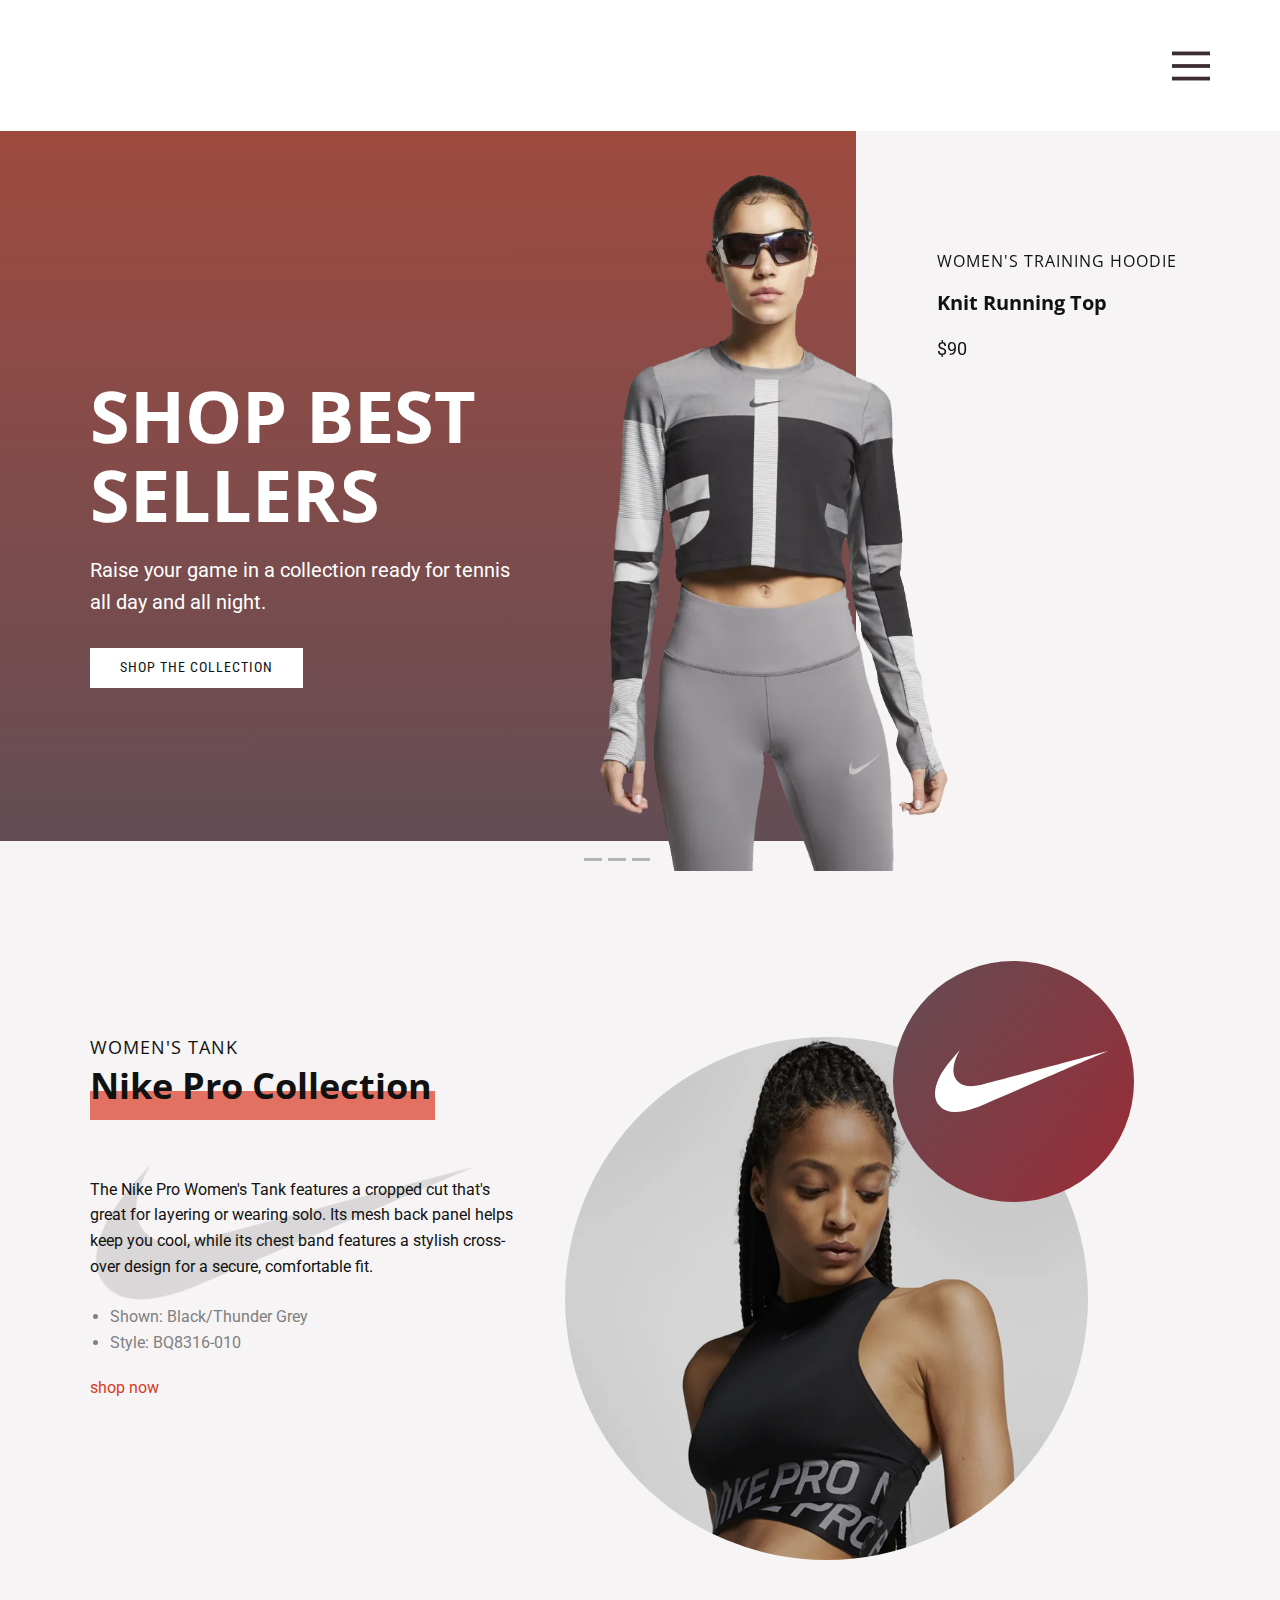
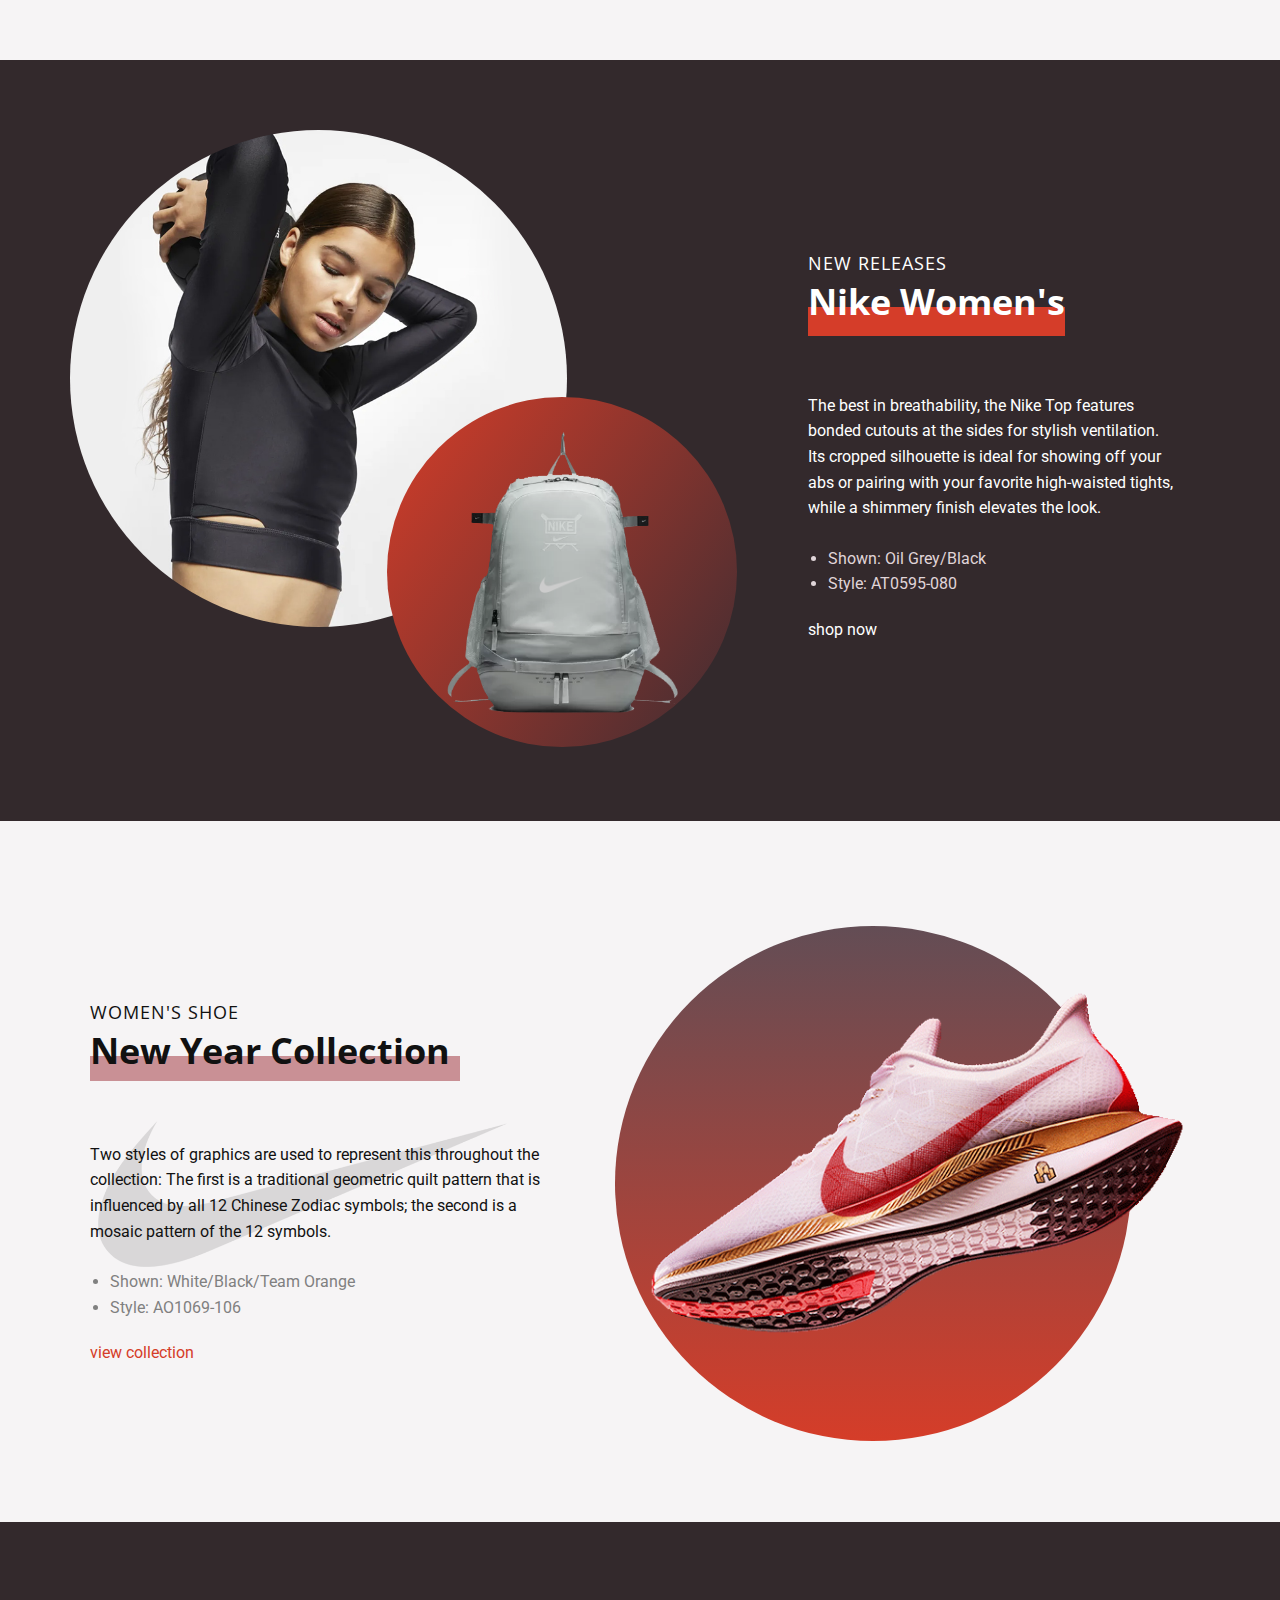
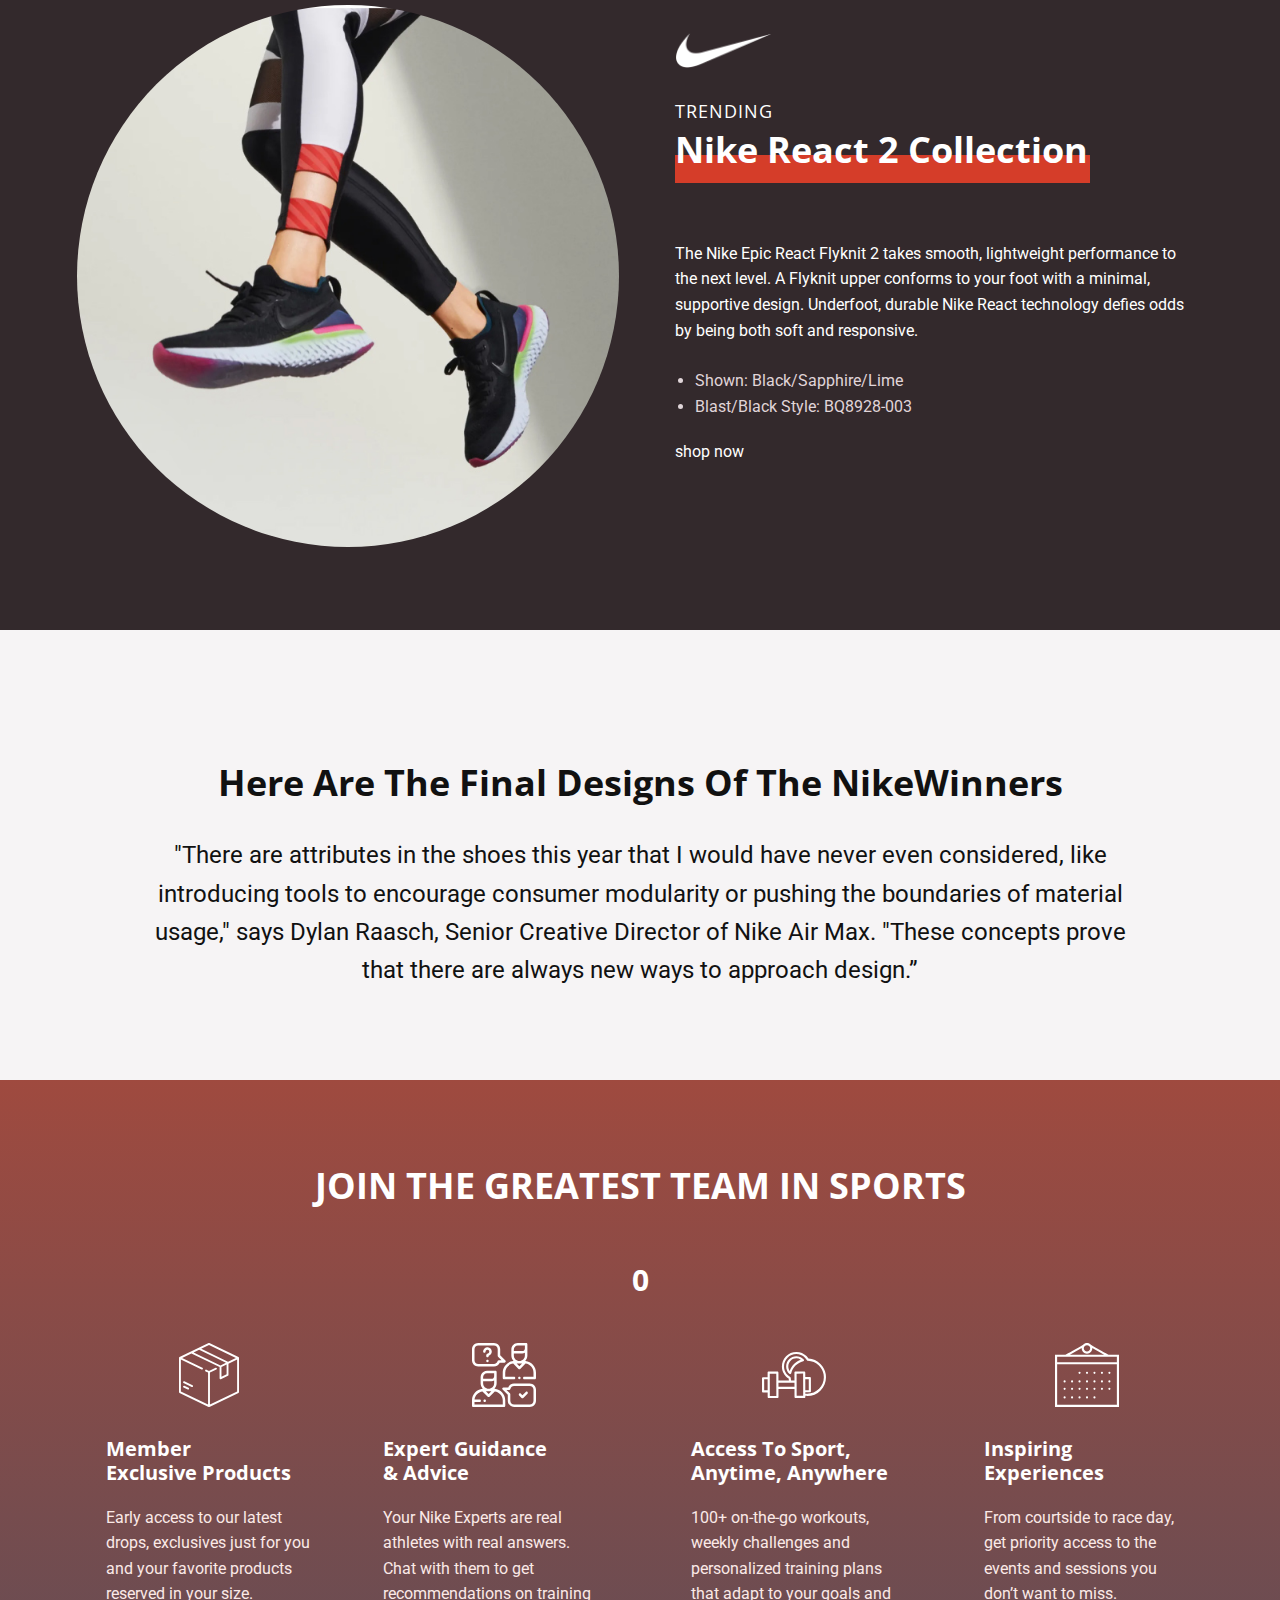
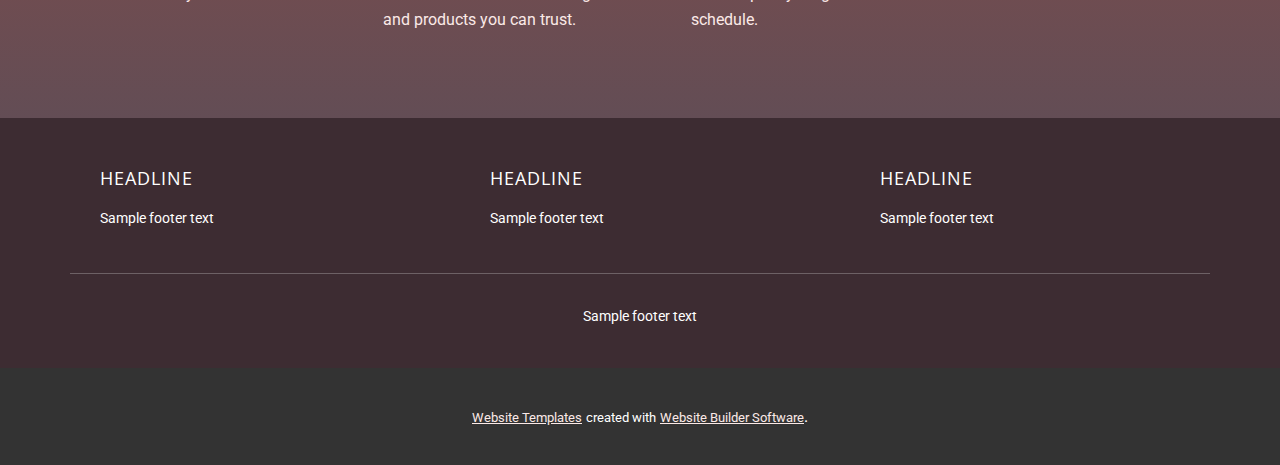
<file: NIKE/index.html>
<!DOCTYPE html>
<html style="font-size: 16px;" lang="en"><head>
    <meta name="viewport" content="width=device-width, initial-scale=1.0">
    <meta charset="utf-8">
    <meta name="keywords" content="NIKE Week&amp;apos;s Picks, Everything you need to win., Nike Outburst, Nike Air Max 90/1, NikeCourt Maria, JOIN THE GREATEST TEAM IN SPORTS, Compare Light Support, FREE SHIPPING AND 30-DAY SPORTS BRA TRIALS, Shine On Collection">
    <meta name="description" content="">
    <title>Nike Best Sellers 1</title>
    <link rel="stylesheet" href="nicepage.css" media="screen">
<link rel="stylesheet" href="Nike-Best-Sellers-1.css" media="screen">
    <script class="u-script" type="text/javascript" src="jquery.js" defer=""></script>
    <script class="u-script" type="text/javascript" src="nicepage.js" defer=""></script>
    <meta name="generator" content="Nicepage 6.3.1, nicepage.com">
    <link id="u-theme-google-font" rel="stylesheet" href="https://fonts.googleapis.com/css?family=Open+Sans:300,300i,400,400i,500,500i,600,600i,700,700i,800,800i|Roboto:100,100i,300,300i,400,400i,500,500i,700,700i,900,900i">
    <link id="u-page-google-font" rel="stylesheet" href="https://fonts.googleapis.com/css?family=Roboto+Condensed:100,100i,200,200i,300,300i,400,400i,500,500i,600,600i,700,700i,800,800i,900,900i">
    
    
    
    
    
    
    
    
    
    <script type="application/ld+json">{
		"@context": "http://schema.org",
		"@type": "Organization",
		"name": "WebSite6128042"
}</script>
    <meta name="theme-color" content="#d53d29">
    <meta property="og:title" content="Nike Best Sellers 1">
    <meta property="og:type" content="website">
  <meta data-intl-tel-input-cdn-path="intlTelInput/"></head>
  <body data-home-page="Nike-Best-Sellers-1.html" data-home-page-title="Nike Best Sellers 1" data-path-to-root="./" data-include-products="false" class="u-body u-xl-mode" data-lang="en"><header class="u-clearfix u-header u-white u-header" id="sec-86fc"><div class="u-clearfix u-sheet u-sheet-1">
        <nav class="u-align-left u-font-size-14 u-menu u-nav-spacing-25 u-offcanvas u-menu-1" data-responsive-from="XL">
          <div class="menu-collapse" style="font-size: 1.875rem;">
            <a class="u-button-style u-nav-link u-text-palette-2-base" href="#" style="padding: 4px 0px; font-size: calc(1em + 8px);">
              <svg class="u-svg-link" preserveAspectRatio="xMidYMin slice" viewBox="0 0 302 302" style="undefined"><use xmlns:xlink="http://www.w3.org/1999/xlink" xlink:href="#svg-7b92"></use></svg>
              <svg xmlns="http://www.w3.org/2000/svg" xmlns:xlink="http://www.w3.org/1999/xlink" version="1.1" id="svg-7b92" x="0px" y="0px" viewBox="0 0 302 302" style="enable-background:new 0 0 302 302;" xml:space="preserve" class="u-svg-content"><g><rect y="36" width="302" height="30"></rect><rect y="236" width="302" height="30"></rect><rect y="136" width="302" height="30"></rect>
</g><g></g><g></g><g></g><g></g><g></g><g></g><g></g><g></g><g></g><g></g><g></g><g></g><g></g><g></g><g></g></svg>
            </a>
          </div>
          <div class="u-nav-container">
            <ul class="u-nav u-spacing-25 u-unstyled u-nav-1"><li class="u-nav-item"><a class="u-button-style u-nav-link" href="Nike-Best-Sellers-1.html" style="padding: 8px 0px;">Nike Best Sellers 1</a>
</li></ul>
          </div>
          <div class="u-nav-container-collapse">
            <div class="u-align-center u-black u-container-style u-inner-container-layout u-opacity u-opacity-95 u-sidenav">
              <div class="u-inner-container-layout u-sidenav-overflow">
                <div class="u-menu-close"></div>
                <ul class="u-align-center u-nav u-popupmenu-items u-unstyled u-nav-2"><li class="u-nav-item"><a class="u-button-style u-nav-link" href="Nike-Best-Sellers-1.html">Nike Best Sellers 1</a>
</li></ul>
              </div>
            </div>
            <div class="u-black u-menu-overlay u-opacity u-opacity-70"></div>
          </div>
        </nav>
      </div></header> 
    <section class="u-carousel u-slide u-block-0093-1" id="carousel-61ef" data-interval="5000" data-u-ride="carousel">
      <ol class="u-absolute-hcenter-lg u-absolute-hcenter-md u-carousel-indicators u-block-0093-2">
        <li data-u-target="#carousel-61ef" data-u-slide-to="0" class="u-active u-grey-30"></li>
        <li data-u-target="#carousel-61ef" class="u-grey-30" data-u-slide-to="1"></li>
        <li data-u-target="#carousel-61ef" class="u-grey-30" data-u-slide-to="2"></li>
      </ol>
      <div class="u-carousel-inner" role="listbox">
        <div class="u-active u-carousel-item u-clearfix u-section-1-1">
          <div class="u-gradient u-shape u-shape-rectangle u-shape-1"></div>
          <div class="u-clearfix u-sheet u-sheet-1">
            <img src="images/nike1.png" alt="" class="u-expanded-width-xs u-image u-image-contain u-image-default u-image-1">
            <div class="u-align-left-md u-align-left-xs u-container-style u-group u-group-1">
              <div class="u-container-layout u-valign-middle-lg u-valign-middle-md u-valign-middle-xs u-valign-top-sm">
                <h1 class="u-text u-text-body-alt-color u-title u-text-1">Shop Best Sellers</h1>
                <p class="u-large-text u-text u-text-body-alt-color u-text-variant u-text-2">Raise your game in a collection ready for tennis all day and all night.</p>
                <a href="#" class="u-btn u-button-style u-custom-font u-font-roboto-condensed u-white u-btn-1">Shop the collection</a>
              </div>
            </div>
            <div class="u-align-left-lg u-container-style u-group u-group-2">
              <div class="u-container-layout u-valign-middle u-container-layout-2">
                <h6 class="u-text u-text-3">Women's Training Hoodie</h6>
                <h4 class="u-text u-text-4">Knit Running Top</h4>
                <p class="u-text u-text-5">$90</p>
              </div>
            </div>
          </div>
        </div>
        <div class="u-carousel-item u-clearfix u-section-1-2">
          <div class="u-gradient u-shape u-shape-rectangle u-shape-1"></div>
          <div class="u-clearfix u-sheet u-sheet-1">
            <img src="images/nike2.png" alt="" class="u-expanded-width-xs u-image u-image-contain u-image-default u-image-1">
            <div class="u-align-left-md u-align-left-xl u-align-left-xs u-container-style u-group u-group-1">
              <div class="u-container-layout u-valign-middle-xs u-valign-top-sm">
                <h1 class="u-text u-text-body-alt-color u-title u-text-1">Everything you need to win.</h1>
                <a href="#" class="u-btn u-button-style u-custom-font u-font-roboto-condensed u-white u-btn-1">Shop the collection</a>
              </div>
            </div>
            <div class="u-align-left-lg u-container-style u-group u-group-2">
              <div class="u-container-layout u-valign-middle">
                <h6 class="u-text u-text-2">Woven Jacket<br>
                </h6>
                <h4 class="u-text u-text-3">Sportswear Tech Pack<br>
                </h4>
                <p class="u-text u-text-4">$80</p>
              </div>
            </div>
          </div>
        </div>
        <div class="u-carousel-item u-clearfix u-section-1-3">
          <div class="u-gradient u-shape u-shape-rectangle u-shape-1"></div>
          <div class="u-clearfix u-sheet u-sheet-1">
            <img src="images/png-clipart-hoodie-nike-women-s-jacket-sportswear-windrunner-windbreaker-chevron-jansport-backpacks-for-women.png" alt="" class="u-expanded-width-xs u-image u-image-contain u-image-default u-image-1" data-image-width="708" data-image-height="900">
            <div class="u-align-left-md u-align-left-xl u-align-left-xs u-container-style u-group u-group-1">
              <div class="u-container-layout u-valign-middle-xs u-valign-top-sm">
                <h1 class="u-text u-text-body-alt-color u-title u-text-1">Everything you need to win.</h1>
                <a href="#" class="u-btn u-button-style u-custom-font u-font-roboto-condensed u-white u-btn-1">Shop the collection</a>
              </div>
            </div>
            <div class="u-align-left-lg u-container-style u-group u-group-2">
              <div class="u-container-layout u-valign-middle">
                <h6 class="u-text u-text-2">Woven Jacket<br>
                </h6>
                <h4 class="u-text u-text-3">Sportswear Tech Pack<br>
                </h4>
                <p class="u-text u-text-4">$80</p>
              </div>
            </div>
          </div>
        </div>
      </div>
      <a class="u-carousel-control u-carousel-control-prev u-hidden u-text-grey-30 u-block-0093-3" href="#carousel-61ef" role="button" data-u-slide="prev">
        <span aria-hidden="true">
          <svg viewBox="0 0 129 129"><path d="m64.5,122.6c32,0 58.1-26 58.1-58.1s-26-58-58.1-58-58,26-58,58 26,58.1 58,58.1zm0-108c27.5,5.32907e-15 49.9,22.4 49.9,49.9s-22.4,49.9-49.9,49.9-49.9-22.4-49.9-49.9 22.4-49.9 49.9-49.9z"></path><path d="m70,93.5c0.8,0.8 1.8,1.2 2.9,1.2 1,0 2.1-0.4 2.9-1.2 1.6-1.6 1.6-4.2 0-5.8l-23.5-23.5 23.5-23.5c1.6-1.6 1.6-4.2 0-5.8s-4.2-1.6-5.8,0l-26.4,26.4c-0.8,0.8-1.2,1.8-1.2,2.9s0.4,2.1 1.2,2.9l26.4,26.4z"></path></svg>
        </span>
        <span class="sr-only">
          <svg viewBox="0 0 129 129"><path d="m64.5,122.6c32,0 58.1-26 58.1-58.1s-26-58-58.1-58-58,26-58,58 26,58.1 58,58.1zm0-108c27.5,5.32907e-15 49.9,22.4 49.9,49.9s-22.4,49.9-49.9,49.9-49.9-22.4-49.9-49.9 22.4-49.9 49.9-49.9z"></path><path d="m70,93.5c0.8,0.8 1.8,1.2 2.9,1.2 1,0 2.1-0.4 2.9-1.2 1.6-1.6 1.6-4.2 0-5.8l-23.5-23.5 23.5-23.5c1.6-1.6 1.6-4.2 0-5.8s-4.2-1.6-5.8,0l-26.4,26.4c-0.8,0.8-1.2,1.8-1.2,2.9s0.4,2.1 1.2,2.9l26.4,26.4z"></path></svg>
        </span>
      </a>
      <a class="u-carousel-control u-carousel-control-next u-hidden u-text-grey-30 u-block-0093-4" href="#carousel-61ef" role="button" data-u-slide="next">
        <span aria-hidden="true">
          <svg viewBox="0 0 129 129"><path d="M64.5,122.6c32,0,58.1-26,58.1-58.1S96.5,6.4,64.5,6.4S6.4,32.5,6.4,64.5S32.5,122.6,64.5,122.6z M64.5,14.6    c27.5,0,49.9,22.4,49.9,49.9S92,114.4,64.5,114.4S14.6,92,14.6,64.5S37,14.6,64.5,14.6z"></path><path d="m51.1,93.5c0.8,0.8 1.8,1.2 2.9,1.2 1,0 2.1-0.4 2.9-1.2l26.4-26.4c0.8-0.8 1.2-1.8 1.2-2.9 0-1.1-0.4-2.1-1.2-2.9l-26.4-26.4c-1.6-1.6-4.2-1.6-5.8,0-1.6,1.6-1.6,4.2 0,5.8l23.5,23.5-23.5,23.5c-1.6,1.6-1.6,4.2 0,5.8z"></path></svg>
        </span>
        <span class="sr-only">
          <svg viewBox="0 0 129 129"><path d="M64.5,122.6c32,0,58.1-26,58.1-58.1S96.5,6.4,64.5,6.4S6.4,32.5,6.4,64.5S32.5,122.6,64.5,122.6z M64.5,14.6    c27.5,0,49.9,22.4,49.9,49.9S92,114.4,64.5,114.4S14.6,92,14.6,64.5S37,14.6,64.5,14.6z"></path><path d="m51.1,93.5c0.8,0.8 1.8,1.2 2.9,1.2 1,0 2.1-0.4 2.9-1.2l26.4-26.4c0.8-0.8 1.2-1.8 1.2-2.9 0-1.1-0.4-2.1-1.2-2.9l-26.4-26.4c-1.6-1.6-4.2-1.6-5.8,0-1.6,1.6-1.6,4.2 0,5.8l23.5,23.5-23.5,23.5c-1.6,1.6-1.6,4.2 0,5.8z"></path></svg>
        </span>
      </a>
    </section>
    <section class="u-clearfix u-section-2" id="sec-7958">
      <div class="u-clearfix u-sheet u-sheet-1">
        <div class="data-layout-selected u-clearfix u-expanded-width u-layout-wrap u-layout-wrap-1">
          <div class="u-layout">
            <div class="u-layout-row">
              <div class="u-container-style u-layout-cell u-left-cell u-size-25 u-layout-cell-1">
                <div class="u-container-layout u-valign-middle-lg u-valign-middle-sm u-container-layout-1">
                  <h6 class="u-text u-text-1">Women's Tank</h6>
                  <img class="u-expanded-width u-image u-image-1" src="images/0884e4bcd53c85af8d73d583010fed53.png">
                  <div class="u-palette-1-light-1 u-shape u-shape-rectangle u-shape-1"></div>
                  <h2 class="u-text u-text-2">Nike Pro Collection<br>
                  </h2>
                  <p class="u-text u-text-3">The Nike Pro Women's Tank features a cropped cut that's great for layering or wearing solo. Its mesh back panel helps keep you cool, while its chest band features a stylish cross-over design for a secure, comfortable fit.<br>
                  </p>
                  <ul class="u-text u-text-grey-50 u-text-4">
                    <li>Shown: Black/Thunder Grey&nbsp;</li>
                    <li>Style: BQ8316-010<br>
                    </li>
                  </ul>
                  <a href="https://www.nike.com/t/pro-womens-tank-J0FvFn" class="u-link u-link-1" target="_blank" title="shop now">shop now</a>
                </div>
              </div>
              <div class="u-align-left u-container-style u-layout-cell u-right-cell u-size-35 u-layout-cell-2">
                <div class="u-container-layout u-container-layout-2">
                  <img class="u-image u-image-circle u-image-2" src="images/c.jpg">
                  <div class="u-gradient u-shape u-shape-circle u-shape-2"></div>
                  <img src="images/nike.svg" alt="" class="u-image u-image-contain u-image-default u-image-3" data-image-width="1000" data-image-height="356">
                </div>
              </div>
            </div>
          </div>
        </div>
      </div>
    </section>
    <section class="u-clearfix u-palette-2-dark-3 u-section-3" id="sec-db5d">
      <div class="u-clearfix u-sheet u-sheet-1">
        <div class="data-layout-selected u-clearfix u-expanded-width u-gutter-30 u-layout-wrap u-layout-wrap-1">
          <div class="u-layout">
            <div class="u-layout-row">
              <div class="u-align-left u-container-style u-layout-cell u-left-cell u-size-36 u-layout-cell-1">
                <div class="u-container-layout">
                  <img class="u-image u-image-circle u-image-1" src="images/Untitled8.jpg">
                  <div class="u-gradient u-shape u-shape-circle u-shape-1"></div>
                  <img class="u-image u-image-contain u-image-2" src="images/Untitled10.png">
                  <img src="images/1cab8bfe0371f5cd2fe344e263903077.png" alt="" class="u-image u-image-contain u-image-default u-image-3" data-image-width="400" data-image-height="144">
                </div>
              </div>
              <div class="u-container-style u-layout-cell u-right-cell u-size-24 u-layout-cell-2">
                <div class="u-container-layout u-valign-middle-md u-valign-middle-sm u-container-layout-2">
                  <h6 class="u-text u-text-1">New Releases</h6>
                  <div class="u-palette-1-base u-shape u-shape-rectangle u-shape-2"></div>
                  <h2 class="u-text u-text-2">Nike Women's</h2>
                  <p class="u-text u-text-3">The best in breathability, the Nike Top features bonded cutouts at the sides for stylish ventilation. Its cropped silhouette is ideal for showing off your abs or pairing with your favorite high-waisted tights, while a shimmery
                                    finish elevates the look. <br>
                  </p>
                  <ul class="u-text u-text-palette-2-light-2 u-text-4">
                    <li>Shown: Oil Grey/Black</li>
                    <li>Style: AT0595-080<br>
                    </li>
                  </ul>
                  <a href="https://www.nike.com/t/womens-long-sleeve-training-top-qTx3TK" class="u-link u-text-body-alt-color u-link-1" target="_blank" title="shop now">shop now</a>
                </div>
              </div>
            </div>
          </div>
        </div>
      </div>
    </section>
    <section class="u-clearfix u-section-4" id="carousel_8b65">
      <div class="u-clearfix u-sheet u-sheet-1">
        <div class="u-clearfix u-expanded-width u-layout-wrap u-layout-wrap-1">
          <div class="u-layout">
            <div class="u-layout-row">
              <div class="u-container-style u-layout-cell u-left-cell u-size-27 u-layout-cell-1">
                <div class="u-container-layout u-valign-middle-lg u-container-layout-1">
                  <h6 class="u-text u-text-1">Women's Shoe</h6>
                  <img class="u-expanded-width u-image u-image-1" src="images/0884e4bcd53c85af8d73d583010fed53.png">
                  <div class="u-opacity u-opacity-50 u-palette-4-base u-shape u-shape-rectangle u-shape-1"></div>
                  <h2 class="u-text u-text-2">New Year Collection<br>
                  </h2>
                  <p class="u-text u-text-3">Two styles of graphics are used to represent this throughout the collection: The first is a traditional geometric quilt pattern that is influenced by all 12 Chinese Zodiac symbols; the second is a mosaic pattern of the
                                    12 symbols.<br>
                  </p>
                  <ul class="u-text u-text-grey-50 u-text-4">
                    <li>Shown: White/Black/Team Orange&nbsp;</li>
                    <li>Style: AO1069-106<br>
                    </li>
                  </ul>
                  <a href="https://news.nike.com/news/nike-chinese-new-year-collection" class="u-link u-link-1" target="_blank" title="view collection">view collection</a>
                </div>
              </div>
              <div class="u-align-center-sm u-container-style u-layout-cell u-right-cell u-size-33 u-layout-cell-2">
                <div class="u-container-layout u-valign-middle-sm u-container-layout-2">
                  <div class="u-expanded-width-xs u-gradient u-shape u-shape-circle u-shape-2"></div>
                  <img class="u-image u-image-contain u-image-2" src="images/NikeCNY2019_DB_CNY_RN_Mobile_FIN_original.png">
                </div>
              </div>
            </div>
          </div>
        </div>
      </div>
    </section>
    <section class="u-clearfix u-palette-2-dark-3 u-section-5" id="sec-d727">
      <div class="u-clearfix u-sheet u-sheet-1">
        <div class="u-clearfix u-expanded-width u-gutter-30 u-layout-wrap u-layout-wrap-1">
          <div class="u-gutter-0 u-layout">
            <div class="u-layout-row">
              <div class="u-align-left u-container-style u-layout-cell u-left-cell u-size-30 u-layout-cell-1">
                <div class="u-container-layout">
                  <img class="u-image u-image-circle u-image-1" src="images/e8fa8898-491b-42d7-30c0-1ccd4bdf8cd3.jpg">
                </div>
              </div>
              <div class="u-container-style u-layout-cell u-right-cell u-size-30 u-layout-cell-2">
                <div class="u-container-layout u-valign-middle-xs u-container-layout-2">
                  <img src="images/1cab8bfe0371f5cd2fe344e263903077.png" alt="" class="u-image u-image-contain u-image-default u-image-2" data-image-width="400" data-image-height="144">
                  <h6 class="u-align-left u-text u-text-1">Trending</h6>
                  <div class="u-palette-1-base u-shape u-shape-rectangle u-shape-1"></div>
                  <h2 class="u-text u-text-2">Nike React 2 Collection</h2>
                  <p class="u-text u-text-3">The Nike Epic React Flyknit 2 takes smooth, lightweight performance to the next level. A Flyknit upper conforms to your foot with a minimal, supportive design. Underfoot, durable Nike React technology defies odds by being
                                    both soft and responsive.<br>
                  </p>
                  <ul class="u-text u-text-palette-2-light-2 u-text-4">
                    <li>Shown: Black/Sapphire/Lime&nbsp;</li>
                    <li>Blast/Black Style: BQ8928-003<br>
                    </li>
                  </ul>
                  <a href="https://www.nike.com/w/nike-react-2-collection-1xy6y" class="u-link u-text-body-alt-color u-link-1" target="_blank" title="shop now">shop now</a>
                </div>
              </div>
            </div>
          </div>
        </div>
      </div>
    </section>
    <section class="u-clearfix u-section-6" id="sec-d47e">
      <div class="u-clearfix u-sheet u-sheet-1">
        <div class="u-container-style u-expanded-width-lg u-expanded-width-md u-expanded-width-sm u-expanded-width-xs u-group u-group-1">
          <div class="u-container-layout u-valign-middle-lg u-container-layout-1">
            <h2 class="u-align-center u-text u-text-1">Here are the Final Designs of the NikeWinners</h2>
            <p class="u-align-center u-text u-text-2">"There are attributes in the shoes this year that I would have never even considered, like introducing tools to encourage consumer modularity or pushing the boundaries of material usage," says Dylan Raasch, Senior Creative Director
                        of Nike Air Max. "These concepts prove that there are always new ways to approach design.”<br>
            </p>
          </div>
        </div>
      </div>
    </section>
    <section class="u-clearfix u-gradient u-section-7" id="sec-b3f3">
      <div class="u-clearfix u-sheet u-sheet-1">
        <div class="u-align-center u-container-style u-expanded-width-md u-expanded-width-sm u-group u-group-1">
          <div class="u-container-layout u-valign-middle u-container-layout-1">
            <h2 class="u-text u-text-body-alt-color u-text-1">JOIN THE GREATEST TEAM IN SPORTS</h2>
          </div>
        </div>
        <h3 class="u-align-center u-text u-text-body-alt-color u-text-2" data-animation-name="counter" data-animation-event="scroll" data-animation-duration="3000">100</h3>
        <div class="data-layout-selected u-clearfix u-expanded-width-lg u-expanded-width-md u-expanded-width-xl u-expanded-width-xs u-gutter-30 u-layout-wrap u-layout-wrap-1">
          <div class="u-gutter-0 u-layout">
            <div class="u-layout-row">
              <div class="u-container-style u-layout-cell u-left-cell u-size-15 u-size-30-md u-layout-cell-1">
                <div class="u-container-layout u-valign-top-md u-valign-top-sm u-valign-top-xs u-container-layout-2"><span class="u-icon u-icon-circle u-text-body-alt-color u-icon-1"><svg class="u-svg-link" preserveAspectRatio="xMidYMin slice" viewBox="0 0 512 512" style="undefined"><use xmlns:xlink="http://www.w3.org/1999/xlink" xlink:href="#svg-0d3c"></use></svg><svg class="u-svg-content" viewBox="0 0 512 512" x="0px" y="0px" id="svg-0d3c" style="enable-background:new 0 0 512 512;"><g><g><path d="M491.729,112.971L259.261,0.745c-2.061-0.994-4.461-0.994-6.521,0L20.271,112.971c-2.592,1.251-4.239,3.876-4.239,6.754    v272.549c0,2.878,1.647,5.503,4.239,6.754l232.468,112.226c1.03,0.497,2.146,0.746,3.261,0.746s2.23-0.249,3.261-0.746    l232.468-112.226c2.592-1.251,4.239-3.876,4.239-6.754V119.726C495.968,116.846,494.32,114.223,491.729,112.971z M256,15.828    l215.217,103.897l-62.387,30.118c-0.395-0.301-0.812-0.579-1.27-0.8L193.805,45.853L256,15.828z M176.867,54.333l214.904,103.746    l-44.015,21.249L132.941,75.624L176.867,54.333z M396.799,172.307v78.546l-41.113,19.848v-78.546L396.799,172.307z     M480.968,387.568L263.5,492.55V236.658l51.873-25.042c3.73-1.801,5.294-6.284,3.493-10.015    c-1.801-3.729-6.284-5.295-10.015-3.493L256,223.623l-20.796-10.04c-3.731-1.803-8.214-0.237-10.015,3.493    c-1.801,3.73-0.237,8.214,3.493,10.015l19.818,9.567V492.55L31.032,387.566V131.674l165.6,79.945    c1.051,0.508,2.162,0.748,3.255,0.748c2.788,0,5.466-1.562,6.759-4.241c1.801-3.73,0.237-8.214-3.493-10.015l-162.37-78.386    l74.505-35.968L340.582,192.52c0.033,0.046,0.07,0.087,0.104,0.132v89.999c0,2.581,1.327,4.98,3.513,6.353    c1.214,0.762,2.599,1.147,3.988,1.147c1.112,0,2.227-0.247,3.26-0.746l56.113-27.089c2.592-1.251,4.239-3.875,4.239-6.754v-90.495    l69.169-33.392V387.568z"></path>
</g>
</g><g><g><path d="M92.926,358.479L58.811,342.01c-3.732-1.803-8.214-0.237-10.015,3.493c-1.801,3.73-0.237,8.214,3.493,10.015    l34.115,16.469c1.051,0.508,2.162,0.748,3.255,0.748c2.788,0,5.466-1.562,6.759-4.241    C98.22,364.763,96.656,360.281,92.926,358.479z"></path>
</g>
</g><g><g><path d="M124.323,338.042l-65.465-31.604c-3.731-1.801-8.214-0.237-10.015,3.494c-1.8,3.73-0.236,8.214,3.494,10.015    l65.465,31.604c1.051,0.507,2.162,0.748,3.255,0.748c2.788,0,5.466-1.562,6.759-4.241    C129.617,344.326,128.053,339.842,124.323,338.042z"></path>
</g>
</g></svg></span>
                  <h5 class="u-text u-text-body-alt-color u-text-3">Member Exclusive&nbsp;Products</h5>
                  <p class="u-text u-text-palette-1-light-3 u-text-4">Early access to our latest drops, exclusives just for you and your favorite products reserved in your size.</p>
                </div>
              </div>
              <div class="u-container-style u-layout-cell u-size-15 u-size-30-md u-layout-cell-2">
                <div class="u-container-layout u-valign-top-md u-valign-top-sm u-valign-top-xs u-container-layout-3"><span class="u-icon u-icon-circle u-text-body-alt-color u-icon-2"><svg class="u-svg-link" preserveAspectRatio="xMidYMin slice" viewBox="0 0 512 512" style="undefined"><use xmlns:xlink="http://www.w3.org/1999/xlink" xlink:href="#svg-49a9"></use></svg><svg class="u-svg-content" viewBox="0 0 512 512" x="0px" y="0px" id="svg-49a9" style="enable-background:new 0 0 512 512;"><g><g><path d="M181.72,366.814c-0.723-0.206-1.463-0.322-2.208-0.362c10.954-11.513,17.7-27.066,17.7-44.174v-52.611    c0-0.481-0.046-0.95-0.111-1.412c0.066-0.95,0.111-1.906,0.111-2.872v-33.286c0-5.523-4.477-10-10-10h-67.073    c-28.245,0-51.223,22.979-51.223,51.223v48.958c0,17.108,6.745,32.661,17.7,44.174c-0.744,0.04-1.484,0.156-2.206,0.362    C37.153,371.093,0,410.924,0,459.276V502c0,5.523,4.477,10,10,10h246.127c5.523,0,10-4.477,10-10v-42.724    C266.127,410.925,228.976,371.094,181.72,366.814z M88.916,286.001v-12.682c0-17.216,14.007-31.223,31.223-31.223h57.073v23.286    c0,11.723-9.537,21.26-21.26,21.26H88.916V286.001z M88.916,306.642h67.036c7.772,0,15.047-2.162,21.26-5.914v21.549    c0,24.343-19.805,44.148-44.148,44.148c-24.343,0-44.148-19.805-44.148-44.148V306.642z M154.829,386.426l-21.765,21.766    l-21.765-21.766H154.829z M246.128,492L246.128,492H20v-20h41.5c5.523,0,10-4.477,10-10s-4.477-10-10-10H20.365    c3.359-33.716,29.806-60.717,63.255-64.969l42.373,42.373c1.875,1.875,4.419,2.929,7.071,2.929c2.652,0,5.196-1.054,7.071-2.929    l42.373-42.373c35.824,4.553,63.62,35.204,63.62,72.245V492z"></path>
</g>
</g><g><g><path d="M427.595,144.718c-0.723-0.206-1.464-0.322-2.21-0.362c10.954-11.513,17.699-27.066,17.699-44.174V47.57    c0-0.481-0.046-0.95-0.111-1.412c0.066-0.95,0.111-1.906,0.111-2.872V10c0-5.523-4.477-10-10-10h-67.073    c-28.245,0-51.223,22.979-51.223,51.223v48.958c0,17.108,6.745,32.661,17.699,44.174c-0.745,0.04-1.487,0.156-2.21,0.362    c-47.255,4.281-84.405,44.112-84.405,92.462v42.723c0,5.523,4.477,10,10,10h80.46c5.523,0,10-4.477,10-10s-4.477-10-10-10h-70.46    V237.18c0-37.041,27.795-67.692,63.619-72.245l42.373,42.373c1.953,1.953,4.512,2.929,7.071,2.929s5.119-0.976,7.071-2.929    l42.373-42.373C464.205,169.489,492,200.139,492,237.18v32.723h-73.667c-5.523,0-10,4.477-10,10s4.477,10,10,10H502    c5.523,0,10-4.477,10-10V237.18C512,188.83,474.849,148.999,427.595,144.718z M378.937,186.095l-21.765-21.765h43.53    L378.937,186.095z M423.085,100.181c0,24.343-19.805,44.148-44.148,44.148s-44.148-19.804-44.148-44.147V84.546h67.036    c7.772,0,15.047-2.163,21.26-5.914V100.181z M423.085,43.286c0,11.723-9.537,21.26-21.26,21.26h-67.036v-0.641V51.223    c0-17.216,14.007-31.223,31.223-31.223h57.073V43.286z"></path>
</g>
</g><g><g><path d="M386.01,272.83c-1.86-1.86-4.44-2.93-7.07-2.93c-2.64,0-5.21,1.07-7.07,2.93c-1.87,1.86-2.93,4.44-2.93,7.07    c0,2.64,1.06,5.21,2.93,7.07c1.86,1.87,4.43,2.93,7.07,2.93c2.63,0,5.21-1.06,7.07-2.93c1.86-1.86,2.93-4.43,2.93-7.07    C388.94,277.27,387.87,274.69,386.01,272.83z"></path>
</g>
</g><g><g><path d="M267.405,139.929l-41.821-41.821V50c0-27.57-22.43-50-50-50H50C22.43,0,0,22.43,0,50v88c0,27.57,22.43,50,50,50h125.583    c20.674,0,38.702-12.407,46.266-31h38.484c4.044,0,7.691-2.437,9.239-6.173C271.12,147.091,270.264,142.789,267.405,139.929z     M214.554,137c-4.659,0-8.701,3.217-9.746,7.758C201.66,158.442,189.643,168,175.583,168H50c-16.542,0-30-13.458-30-30V50    c0-16.542,13.458-30,30-30h125.583c16.542,0,30,13.458,30,30v52.25c0,2.652,1.054,5.196,2.929,7.071L236.191,137H214.554z"></path>
</g>
</g><g><g><path d="M462,324H336.417c-20.674,0-38.702,12.407-46.266,31h-38.484c-4.044,0-7.691,2.437-9.239,6.173    c-1.548,3.736-0.692,8.038,2.167,10.898l41.821,41.821V462c0,27.57,22.43,50,50,50H462c27.57,0,50-22.43,50-50v-88    C512,346.43,489.57,324,462,324z M492,462c0,16.542-13.458,30-30,30H336.417c-16.542,0-30-13.458-30-30v-52.25    c0-2.652-1.054-5.196-2.929-7.071L275.809,375h21.637c4.659,0,8.701-3.217,9.746-7.758C310.34,353.558,322.357,344,336.417,344    H462c16.542,0,30,13.458,30,30V462z"></path>
</g>
</g><g><g><path d="M444.156,391.392c-3.904-3.905-10.236-3.905-14.141,0l-26.583,26.583l-12.361-12.361c-3.905-3.905-10.237-3.905-14.143,0    c-3.905,3.905-3.905,10.237,0,14.143l19.432,19.432c1.953,1.953,4.512,2.929,7.071,2.929s5.119-0.976,7.071-2.929l33.654-33.654    C448.061,401.63,448.061,395.298,444.156,391.392z"></path>
</g>
</g><g><g><path d="M158.253,66.268c-1.182-17.147-15.004-30.969-32.151-32.151c-9.723-0.669-18.991,2.611-26.091,9.239    c-7.001,6.535-11.017,15.775-11.017,25.349c0.001,5.524,4.478,10.001,10.001,10.001s10-4.477,10-10    c0-4.111,1.656-7.921,4.664-10.729c3.003-2.804,6.938-4.196,11.069-3.906c7.239,0.499,13.074,6.334,13.573,13.573    c0.505,7.319-4.293,13.787-11.408,15.379c-7.788,1.742-13.227,8.513-13.227,16.465v5.335c0,5.523,4.477,10,10,10s10-4.477,10-10    v-2.91C149.16,97.291,159.385,82.684,158.253,66.268z"></path>
</g>
</g><g><g><path d="M130.74,136.02c-1.86-1.86-4.44-2.93-7.07-2.93c-2.64,0-5.21,1.07-7.07,2.93c-1.87,1.86-2.93,4.44-2.93,7.07    s1.06,5.21,2.93,7.07c1.86,1.86,4.43,2.93,7.07,2.93c2.63,0,5.21-1.07,7.07-2.93c1.86-1.86,2.93-4.44,2.93-7.07    S132.6,137.88,130.74,136.02z"></path>
</g>
</g><g><g><path d="M108.57,454.93c-1.86-1.86-4.44-2.93-7.07-2.93s-5.21,1.07-7.07,2.93s-2.93,4.44-2.93,7.07s1.07,5.21,2.93,7.07    c1.86,1.86,4.44,2.93,7.07,2.93s5.21-1.07,7.07-2.93s2.93-4.44,2.93-7.07S110.43,456.79,108.57,454.93z"></path>
</g>
</g></svg></span>
                  <h5 class="u-text u-text-body-alt-color u-text-5">Expert Guidance<br>&amp; Advice
                  </h5>
                  <p class="u-text u-text-palette-1-light-3 u-text-6">Your Nike Experts are real athletes with real answers. Chat with them to get recommendations on training and products you can trust.</p>
                </div>
              </div>
              <div class="u-container-style u-layout-cell u-size-15 u-size-30-md u-layout-cell-3">
                <div class="u-container-layout u-valign-top-md u-valign-top-sm u-valign-top-xs u-container-layout-4"><span class="u-icon u-icon-circle u-text-body-alt-color u-icon-3"><svg class="u-svg-link" preserveAspectRatio="xMidYMin slice" viewBox="0 0 184.865 184.865" style="undefined"><use xmlns:xlink="http://www.w3.org/1999/xlink" xlink:href="#svg-af7f"></use></svg><svg class="u-svg-content" viewBox="0 0 184.865 184.865" x="0px" y="0px" id="svg-af7f" style="enable-background:new 0 0 184.865 184.865;"><g><path d="M119.846,46.609c-11.532-11.402-30.208-11.298-41.622,0.237c-11.399,11.536-11.298,30.212,0.234,41.623   c0.238,0.228,0.487,0.429,0.837,0.679c0.584,0.536,1.339,0.828,2.119,0.828c0.307,0,0.606-0.043,0.904-0.131   c1.059-0.316,1.873-1.172,2.134-2.25c2.049-8.479,6.345-16.206,12.4-22.335c6.077-6.135,13.737-10.513,22.213-12.666   c1.072-0.268,1.895-1.139,2.198-2.208c0.305-1.065-0.012-2.262-0.785-3.06C120.371,47.215,119.957,46.715,119.846,46.609z    M92.421,60.876c-5.538,5.586-9.746,12.339-12.398,19.765c-6.153-8.984-5.285-21.391,2.652-29.41   c7.925-8.014,20.28-9.037,29.353-2.975C104.636,50.987,97.932,55.289,92.421,60.876z M168.84,60.453   c-9.292-9.197-21.531-14.647-34.605-15.457c-1.674-2.618-3.592-5.015-5.729-7.127c-7.928-7.831-18.535-12.364-29.581-12.042   c-11.161,0.064-21.61,4.454-29.444,12.364c-16.173,16.367-16.023,42.843,0.338,59.028c2.125,2.101,4.546,4.001,7.188,5.639   c0.131,1.833,0.487,3.635,0.81,5.443l-30.285,0.085l-0.061-22.867c-0.006-1.714-1.41-3.112-3.118-3.112h-0.006l-25.054,0.061   c-0.828,0-1.629,0.332-2.208,0.916c-0.587,0.588-0.91,1.379-0.91,2.211l0.037,13.115L3.105,98.753   c-1.714,0.006-3.118,1.4-3.105,3.124l0.1,37.856c0,0.822,0.338,1.625,0.911,2.21c0.587,0.579,1.379,0.907,2.208,0.907l0,0   l13.119-0.03l0.037,13.122c0.015,1.705,1.404,3.111,3.118,3.111h0.015l25.051-0.072c0.831,0,1.623-0.329,2.208-0.908   c0.587-0.578,0.91-1.376,0.91-2.21l-0.061-22.871l46.232-0.115l0.061,22.87c0,1.711,1.4,3.112,3.118,3.112l0,0l25.062-0.067   c0.828,0,1.62-0.341,2.204-0.92c0.597-0.584,0.914-1.375,0.914-2.203l-0.007-3.076c1.931,0.207,3.854,0.354,5.779,0.354   c14.357,0,28.046-5.669,38.325-16.051C190.225,115.681,190.03,81.39,168.84,60.453z M6.335,136.604l-0.094-31.621l9.996-0.036   l0.088,31.633L6.335,136.604z M22.603,152.8l-0.18-64.097l18.824-0.049l0.174,64.091L22.603,152.8z M47.583,126.733l-0.04-12.104   l46.235-0.129l0.03,12.118L47.583,126.733z M100.118,152.587l-0.177-64.094l18.822-0.046l0.176,64.098L100.118,152.587z    M125.035,104.648l10.005-0.019l0.091,31.634l-9.998,0.018L125.035,104.648z M164.833,132.488   c-10.461,10.57-24.905,15.6-39.677,13.853l-0.013-3.812l13.104-0.024c0.828,0,1.619-0.329,2.21-0.92   c0.585-0.585,0.907-1.376,0.907-2.204l-0.098-37.868c-0.006-1.705-1.4-3.112-3.117-3.112h-0.006l-13.123,0.025l-0.036-13.107   c0-1.714-1.4-3.111-3.117-3.111l0,0L96.811,82.27c-0.834,0-1.625,0.329-2.21,0.917c-0.585,0.584-0.907,1.379-0.907,2.208   l0.061,22.865l-9.715,0.023c-0.466-2.423-0.816-4.901-0.911-7.386c-0.048-1.071-0.648-2.046-1.571-2.575   c-2.762-1.571-5.243-3.441-7.368-5.545c-13.919-13.768-14.044-36.285-0.283-50.208c6.649-6.729,15.54-10.461,25.036-10.519   c0.079,0,0.128,0,0.207,0c9.42,0,18.273,3.635,24.959,10.239c2.138,2.113,4.031,4.57,5.614,7.295   c0.536,0.929,1.522,1.517,2.594,1.553c12.13,0.375,23.535,5.252,32.114,13.731C183.198,83.418,183.375,113.739,164.833,132.488z"></path>
</g></svg></span>
                  <h5 class="u-text u-text-body-alt-color u-text-7">Access to Sport,<br>Anytime, Anywhere
                  </h5>
                  <p class="u-text u-text-palette-1-light-3 u-text-8">100+ on-the-go workouts, weekly challenges and personalized training plans that adapt to your goals and schedule.</p>
                </div>
              </div>
              <div class="u-container-style u-layout-cell u-right-cell u-size-15 u-size-30-md u-layout-cell-4">
                <div class="u-container-layout u-valign-top-md u-valign-top-sm u-valign-top-xs u-container-layout-5"><span class="u-icon u-icon-circle u-text-body-alt-color u-icon-4"><svg class="u-svg-link" preserveAspectRatio="xMidYMin slice" viewBox="0 0 60 60" style="undefined"><use xmlns:xlink="http://www.w3.org/1999/xlink" xlink:href="#svg-36c9"></use></svg><svg class="u-svg-content" viewBox="0 0 60 60" x="0px" y="0px" id="svg-36c9" style="enable-background:new 0 0 60 60;"><g><path d="M50.25,11c-1.563-0.838-11.282-6.07-16.623-9.421C32.715,0.612,31.431,0,30,0s-2.715,0.612-3.627,1.579   C21.031,4.929,11.313,10.162,9.75,11H0v49h60V11H50.25z M32.223,3.004c0.004,0.005,0.005,0.011,0.01,0.016   c0.243,0.273,0.511,0.686,0.657,1.216c0.012,0.045,0.032,0.087,0.042,0.134C32.974,4.564,33,4.774,33,5c0,1.654-1.346,3-3,3   s-3-1.346-3-3c0-0.226,0.026-0.436,0.069-0.63c0.01-0.046,0.029-0.087,0.041-0.132c0.146-0.532,0.414-0.944,0.657-1.218   c0.004-0.005,0.005-0.011,0.01-0.016C28.327,2.393,29.115,2,30,2S31.673,2.393,32.223,3.004z M25.006,4.754   C25.002,4.836,25,4.918,25,5c0,2.757,2.243,5,5,5s5-2.243,5-5c0-0.082-0.002-0.164-0.006-0.246C38.587,6.89,43.029,9.351,46.051,11   H13.949C16.971,9.351,21.413,6.89,25.006,4.754z M10,13h40h8v5H2v-5H10z M2,58V20h56v38H2z"></path><circle cx="23" cy="28" r="1"></circle><circle cx="30" cy="28" r="1"></circle><circle cx="37" cy="28" r="1"></circle><circle cx="44" cy="28" r="1"></circle><circle cx="51" cy="28" r="1"></circle><circle cx="9" cy="36" r="1"></circle><circle cx="16" cy="36" r="1"></circle><circle cx="23" cy="36" r="1"></circle><circle cx="30" cy="36" r="1"></circle><circle cx="37" cy="36" r="1"></circle><circle cx="44" cy="36" r="1"></circle><circle cx="51" cy="36" r="1"></circle><circle cx="9" cy="43" r="1"></circle><circle cx="16" cy="43" r="1"></circle><circle cx="23" cy="43" r="1"></circle><circle cx="30" cy="43" r="1"></circle><circle cx="37" cy="43" r="1"></circle><circle cx="44" cy="43" r="1"></circle><circle cx="51" cy="43" r="1"></circle><circle cx="9" cy="51" r="1"></circle><circle cx="16" cy="51" r="1"></circle><circle cx="23" cy="51" r="1"></circle><circle cx="30" cy="51" r="1"></circle><circle cx="37" cy="51" r="1"></circle>
</g></svg></span>
                  <h5 class="u-text u-text-body-alt-color u-text-9">Inspiring&nbsp;<br>Experiences
                  </h5>
                  <p class="u-text u-text-palette-1-light-3 u-text-10">From courtside to race day, get priority access to the events and sessions you don’t want to miss.</p>
                </div>
              </div>
            </div>
          </div>
        </div>
      </div>
    </section>
    
    
    
    <footer class="u-clearfix u-footer u-palette-2-base u-footer" id="sec-950e"><div class="u-clearfix u-sheet u-sheet-1">
        <div class="u-clearfix u-expanded-width-lg u-expanded-width-md u-expanded-width-xl u-expanded-width-xs u-gutter-30 u-layout-wrap u-layout-wrap-1">
          <div class="u-gutter-0 u-layout">
            <div class="u-layout-row">
              <div class="u-align-left u-container-style u-layout-cell u-left-cell u-size-20 u-size-20-md u-layout-cell-1">
                <div class="u-container-layout u-valign-top u-container-layout-1">
                  <h6 class="u-text u-text-body-alt-color u-text-1">Headline</h6>
                  <p class="u-small-text u-text u-text-body-alt-color u-text-variant u-text-2">Sample footer text</p>
                </div>
              </div>
              <div class="u-container-style u-layout-cell u-size-20 u-size-20-md u-layout-cell-2">
                <div class="u-container-layout u-valign-top u-container-layout-2">
                  <h6 class="u-align-justify u-text u-text-body-alt-color u-text-3">Headline</h6>
                  <p class="u-align-left u-small-text u-text u-text-body-alt-color u-text-variant u-text-4">Sample footer text</p>
                </div>
              </div>
              <div class="u-align-left u-container-style u-layout-cell u-right-cell u-size-20 u-size-20-md u-layout-cell-3">
                <div class="u-container-layout u-valign-top u-container-layout-3">
                  <h6 class="u-text u-text-body-alt-color u-text-5">Headline</h6>
                  <p class="u-small-text u-text u-text-body-alt-color u-text-variant u-text-6">Sample footer text</p>
                </div>
              </div>
            </div>
          </div>
        </div>
        <div class="u-align-left u-border-1 u-border-white u-expanded-width u-line u-line-horizontal u-opacity u-opacity-25 u-line-1"></div>
        <p class="u-align-center-lg u-align-center-md u-align-center-sm u-align-center-xl u-align-left-xs u-small-text u-text u-text-body-alt-color u-text-variant u-text-7">Sample footer text</p>
      </div></footer>
    <section class="u-backlink u-clearfix u-grey-80">
      <a class="u-link" href="https://nicepage.com/website-templates" target="_blank">
        <span>Website Templates</span>
      </a>
      <p class="u-text">
        <span>created with</span>
      </p>
      <a class="u-link" href="" target="_blank">
        <span>Website Builder Software</span>
      </a>. 
    </section>
  
</body></html>
</file>
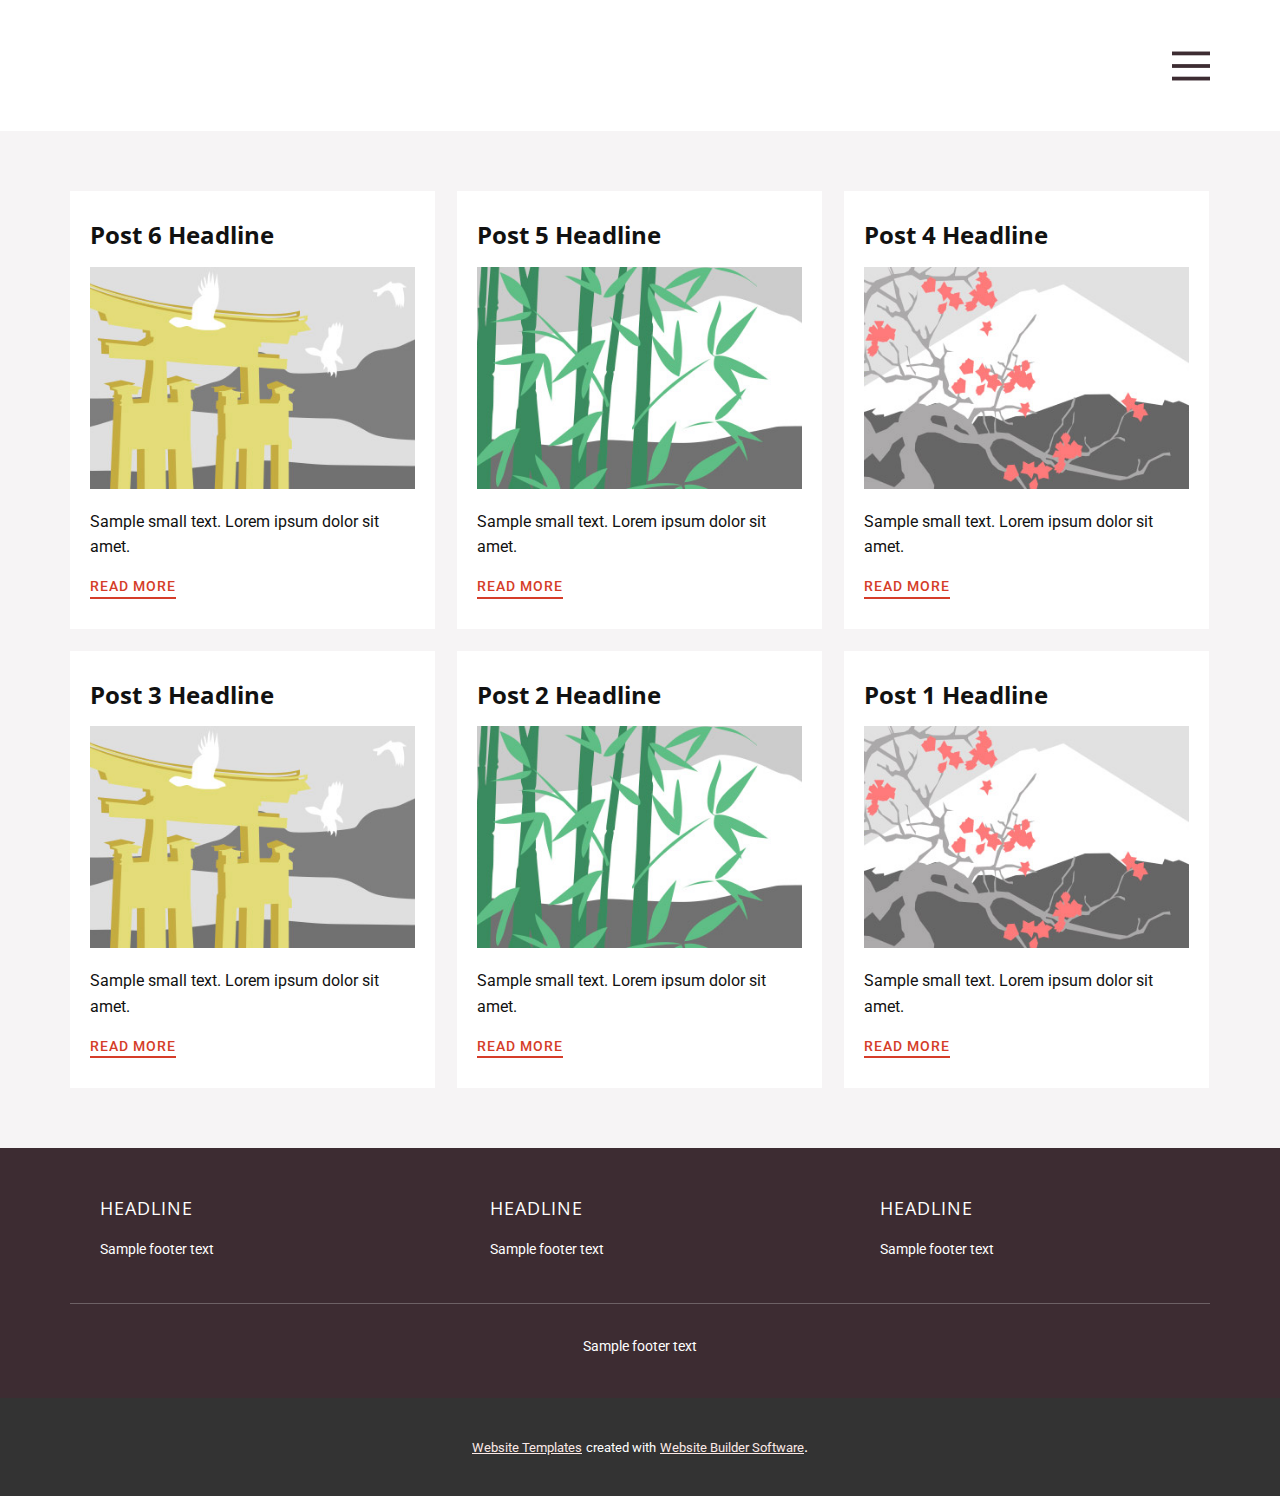
<file: NIKE/blog/blog.html>
<!DOCTYPE html>
<html style="font-size: 16px;" lang="en"><head>
    <meta name="viewport" content="width=device-width, initial-scale=1.0">
    <meta charset="utf-8">
    <meta name="keywords" content="">
    <meta name="description" content="">
    <title>Blog</title>
    <link rel="stylesheet" href="../nicepage.css" media="screen">
<link rel="stylesheet" href="../Blog-Template.css" media="screen">
    <script class="u-script" type="text/javascript" src="../jquery.js" defer=""></script>
    <script class="u-script" type="text/javascript" src="../nicepage.js" defer=""></script>
    <meta name="generator" content="Nicepage 6.3.1, nicepage.com">
    <link id="u-theme-google-font" rel="stylesheet" href="https://fonts.googleapis.com/css?family=Open+Sans:300,300i,400,400i,500,500i,600,600i,700,700i,800,800i|Roboto:100,100i,300,300i,400,400i,500,500i,700,700i,900,900i">
    
    
    
    <script type="application/ld+json">{
		"@context": "http://schema.org",
		"@type": "Organization",
		"name": "WebSite6128042"
}</script>
    <meta name="theme-color" content="#d53d29">
  <meta data-intl-tel-input-cdn-path="intlTelInput/"></head>
  <body data-path-to-root="./" data-include-products="false" class="u-body u-xl-mode" data-lang="en"><header class="u-clearfix u-header u-white u-header" id="sec-86fc"><div class="u-clearfix u-sheet u-sheet-1">
        <nav class="u-align-left u-font-size-14 u-menu u-nav-spacing-25 u-offcanvas u-menu-1" data-responsive-from="XL">
          <div class="menu-collapse" style="font-size: 1.875rem;">
            <a class="u-button-style u-nav-link u-text-palette-2-base" href="#" style="padding: 4px 0px; font-size: calc(1em + 8px);">
              <svg class="u-svg-link" preserveAspectRatio="xMidYMin slice" viewBox="0 0 302 302" style="undefined"><use xmlns:xlink="http://www.w3.org/1999/xlink" xlink:href="#svg-7b92"></use></svg>
              <svg xmlns="http://www.w3.org/2000/svg" xmlns:xlink="http://www.w3.org/1999/xlink" version="1.1" id="svg-7b92" x="0px" y="0px" viewBox="0 0 302 302" style="enable-background:new 0 0 302 302;" xml:space="preserve" class="u-svg-content"><g><rect y="36" width="302" height="30"></rect><rect y="236" width="302" height="30"></rect><rect y="136" width="302" height="30"></rect>
</g><g></g><g></g><g></g><g></g><g></g><g></g><g></g><g></g><g></g><g></g><g></g><g></g><g></g><g></g><g></g></svg>
            </a>
          </div>
          <div class="u-nav-container">
            <ul class="u-nav u-spacing-25 u-unstyled u-nav-1"><li class="u-nav-item"><a class="u-button-style u-nav-link" href="../Nike-Best-Sellers-1.html" style="padding: 8px 0px;">Nike Best Sellers 1</a>
</li></ul>
          </div>
          <div class="u-nav-container-collapse">
            <div class="u-align-center u-black u-container-style u-inner-container-layout u-opacity u-opacity-95 u-sidenav">
              <div class="u-inner-container-layout u-sidenav-overflow">
                <div class="u-menu-close"></div>
                <ul class="u-align-center u-nav u-popupmenu-items u-unstyled u-nav-2"><li class="u-nav-item"><a class="u-button-style u-nav-link" href="../Nike-Best-Sellers-1.html">Nike Best Sellers 1</a>
</li></ul>
              </div>
            </div>
            <div class="u-black u-menu-overlay u-opacity u-opacity-70"></div>
          </div>
        </nav>
      </div></header>
    <section class="u-clearfix u-section-1" id="sec-707c">
      <div class="u-clearfix u-sheet u-valign-middle u-sheet-1"><!--blog--><!--blog_options_json--><!--{"type":"Recent","source":"","tags":"","count":""}--><!--/blog_options_json-->
        <div class="u-blog u-expanded-width u-repeater u-repeater-1"><!--blog_post-->
          <div class="u-blog-post u-container-style u-repeater-item u-white u-repeater-item-1">
            <div class="u-container-layout u-similar-container u-valign-top u-container-layout-1"><!--blog_post_header-->
              <h4 class="u-blog-control u-text u-text-1">
                <a class="u-post-header-link" href="../blog/post-5.html">Post 6 Headline</a>
              </h4><!--/blog_post_header--><!--blog_post_image-->
              <a class="u-post-header-link" href="../blog/post-5.html"><img alt="" class="u-blog-control u-expanded-width u-image u-image-default u-image-1" src="../images/8ad73f3c.jpeg"></a><!--/blog_post_image--><!--blog_post_content-->
              <div class="u-blog-control u-post-content u-text u-text-2 fr-view">Sample small text. Lorem ipsum dolor sit amet.</div><!--/blog_post_content--><!--blog_post_readmore-->
              <a href="../blog/post-5.html" class="u-blog-control u-border-2 u-border-palette-1-base u-btn u-btn-rectangle u-button-style u-none u-btn-1"><!--blog_post_readmore_content--><!--options_json--><!--{"content":"","defaultValue":"Read More"}--><!--/options_json-->Read More<!--/blog_post_readmore_content--></a><!--/blog_post_readmore-->
            </div>
          </div><div class="u-blog-post u-container-style u-repeater-item u-video-cover u-white">
            <div class="u-container-layout u-similar-container u-valign-top u-container-layout-2"><!--blog_post_header-->
              <h4 class="u-blog-control u-text u-text-3">
                <a class="u-post-header-link" href="../blog/post-4.html">Post 5 Headline</a>
              </h4><!--/blog_post_header--><!--blog_post_image-->
              <a class="u-post-header-link" href="../blog/post-4.html"><img alt="" class="u-blog-control u-expanded-width u-image u-image-default u-image-2" src="../images/68f64b9d.jpeg"></a><!--/blog_post_image--><!--blog_post_content-->
              <div class="u-blog-control u-post-content u-text u-text-4 fr-view">Sample small text. Lorem ipsum dolor sit amet.</div><!--/blog_post_content--><!--blog_post_readmore-->
              <a href="../blog/post-4.html" class="u-blog-control u-border-2 u-border-palette-1-base u-btn u-btn-rectangle u-button-style u-none u-btn-2"><!--blog_post_readmore_content--><!--options_json--><!--{"content":"","defaultValue":"Read More"}--><!--/options_json-->Read More<!--/blog_post_readmore_content--></a><!--/blog_post_readmore-->
            </div>
          </div><div class="u-blog-post u-container-style u-repeater-item u-video-cover u-white">
            <div class="u-container-layout u-similar-container u-valign-top u-container-layout-3"><!--blog_post_header-->
              <h4 class="u-blog-control u-text u-text-5">
                <a class="u-post-header-link" href="../blog/post-3.html">Post 4 Headline</a>
              </h4><!--/blog_post_header--><!--blog_post_image-->
              <a class="u-post-header-link" href="../blog/post-3.html"><img alt="" class="u-blog-control u-expanded-width u-image u-image-default u-image-3" src="../images/0fd3416c.jpeg"></a><!--/blog_post_image--><!--blog_post_content-->
              <div class="u-blog-control u-post-content u-text u-text-6 fr-view">Sample small text. Lorem ipsum dolor sit amet.</div><!--/blog_post_content--><!--blog_post_readmore-->
              <a href="../blog/post-3.html" class="u-blog-control u-border-2 u-border-palette-1-base u-btn u-btn-rectangle u-button-style u-none u-btn-3"><!--blog_post_readmore_content--><!--options_json--><!--{"content":"","defaultValue":"Read More"}--><!--/options_json-->Read More<!--/blog_post_readmore_content--></a><!--/blog_post_readmore-->
            </div>
          </div><div class="u-blog-post u-container-style u-repeater-item u-white u-repeater-item-1">
            <div class="u-container-layout u-similar-container u-valign-top u-container-layout-1"><!--blog_post_header-->
              <h4 class="u-blog-control u-text u-text-1">
                <a class="u-post-header-link" href="../blog/post-2.html">Post 3 Headline</a>
              </h4><!--/blog_post_header--><!--blog_post_image-->
              <a class="u-post-header-link" href="../blog/post-2.html"><img alt="" class="u-blog-control u-expanded-width u-image u-image-default u-image-1" src="../images/8ad73f3c.jpeg"></a><!--/blog_post_image--><!--blog_post_content-->
              <div class="u-blog-control u-post-content u-text u-text-2 fr-view">Sample small text. Lorem ipsum dolor sit amet.</div><!--/blog_post_content--><!--blog_post_readmore-->
              <a href="../blog/post-2.html" class="u-blog-control u-border-2 u-border-palette-1-base u-btn u-btn-rectangle u-button-style u-none u-btn-1"><!--blog_post_readmore_content--><!--options_json--><!--{"content":"","defaultValue":"Read More"}--><!--/options_json-->Read More<!--/blog_post_readmore_content--></a><!--/blog_post_readmore-->
            </div>
          </div><div class="u-blog-post u-container-style u-repeater-item u-video-cover u-white">
            <div class="u-container-layout u-similar-container u-valign-top u-container-layout-2"><!--blog_post_header-->
              <h4 class="u-blog-control u-text u-text-3">
                <a class="u-post-header-link" href="../blog/post-1.html">Post 2 Headline</a>
              </h4><!--/blog_post_header--><!--blog_post_image-->
              <a class="u-post-header-link" href="../blog/post-1.html"><img alt="" class="u-blog-control u-expanded-width u-image u-image-default u-image-2" src="../images/68f64b9d.jpeg"></a><!--/blog_post_image--><!--blog_post_content-->
              <div class="u-blog-control u-post-content u-text u-text-4 fr-view">Sample small text. Lorem ipsum dolor sit amet.</div><!--/blog_post_content--><!--blog_post_readmore-->
              <a href="../blog/post-1.html" class="u-blog-control u-border-2 u-border-palette-1-base u-btn u-btn-rectangle u-button-style u-none u-btn-2"><!--blog_post_readmore_content--><!--options_json--><!--{"content":"","defaultValue":"Read More"}--><!--/options_json-->Read More<!--/blog_post_readmore_content--></a><!--/blog_post_readmore-->
            </div>
          </div><div class="u-blog-post u-container-style u-repeater-item u-video-cover u-white">
            <div class="u-container-layout u-similar-container u-valign-top u-container-layout-3"><!--blog_post_header-->
              <h4 class="u-blog-control u-text u-text-5">
                <a class="u-post-header-link" href="../blog/post.html">Post 1 Headline</a>
              </h4><!--/blog_post_header--><!--blog_post_image-->
              <a class="u-post-header-link" href="../blog/post.html"><img alt="" class="u-blog-control u-expanded-width u-image u-image-default u-image-3" src="../images/0fd3416c.jpeg"></a><!--/blog_post_image--><!--blog_post_content-->
              <div class="u-blog-control u-post-content u-text u-text-6 fr-view">Sample small text. Lorem ipsum dolor sit amet.</div><!--/blog_post_content--><!--blog_post_readmore-->
              <a href="../blog/post.html" class="u-blog-control u-border-2 u-border-palette-1-base u-btn u-btn-rectangle u-button-style u-none u-btn-3"><!--blog_post_readmore_content--><!--options_json--><!--{"content":"","defaultValue":"Read More"}--><!--/options_json-->Read More<!--/blog_post_readmore_content--></a><!--/blog_post_readmore-->
            </div>
          </div><!--/blog_post--><!--blog_post-->
          <!--/blog_post--><!--blog_post-->
          <!--/blog_post-->
        </div><!--/blog-->
      </div>
    </section>
    
    
    
    <footer class="u-clearfix u-footer u-palette-2-base u-footer" id="sec-950e"><div class="u-clearfix u-sheet u-sheet-1">
        <div class="u-clearfix u-expanded-width-lg u-expanded-width-md u-expanded-width-xl u-expanded-width-xs u-gutter-30 u-layout-wrap u-layout-wrap-1">
          <div class="u-gutter-0 u-layout">
            <div class="u-layout-row">
              <div class="u-align-left u-container-style u-layout-cell u-left-cell u-size-20 u-size-20-md u-layout-cell-1">
                <div class="u-container-layout u-valign-top u-container-layout-1">
                  <h6 class="u-text u-text-body-alt-color u-text-1">Headline</h6>
                  <p class="u-small-text u-text u-text-body-alt-color u-text-variant u-text-2">Sample footer text</p>
                </div>
              </div>
              <div class="u-container-style u-layout-cell u-size-20 u-size-20-md u-layout-cell-2">
                <div class="u-container-layout u-valign-top u-container-layout-2">
                  <h6 class="u-align-justify u-text u-text-body-alt-color u-text-3">Headline</h6>
                  <p class="u-align-left u-small-text u-text u-text-body-alt-color u-text-variant u-text-4">Sample footer text</p>
                </div>
              </div>
              <div class="u-align-left u-container-style u-layout-cell u-right-cell u-size-20 u-size-20-md u-layout-cell-3">
                <div class="u-container-layout u-valign-top u-container-layout-3">
                  <h6 class="u-text u-text-body-alt-color u-text-5">Headline</h6>
                  <p class="u-small-text u-text u-text-body-alt-color u-text-variant u-text-6">Sample footer text</p>
                </div>
              </div>
            </div>
          </div>
        </div>
        <div class="u-align-left u-border-1 u-border-white u-expanded-width u-line u-line-horizontal u-opacity u-opacity-25 u-line-1"></div>
        <p class="u-align-center-lg u-align-center-md u-align-center-sm u-align-center-xl u-align-left-xs u-small-text u-text u-text-body-alt-color u-text-variant u-text-7">Sample footer text</p>
      </div></footer>
    <section class="u-backlink u-clearfix u-grey-80">
      <a class="u-link" href="https://nicepage.com/website-templates" target="_blank">
        <span>Website Templates</span>
      </a>
      <p class="u-text">
        <span>created with</span>
      </p>
      <a class="u-link" href="" target="_blank">
        <span>Website Builder Software</span>
      </a>. 
    </section>
  
</body></html>
</file>
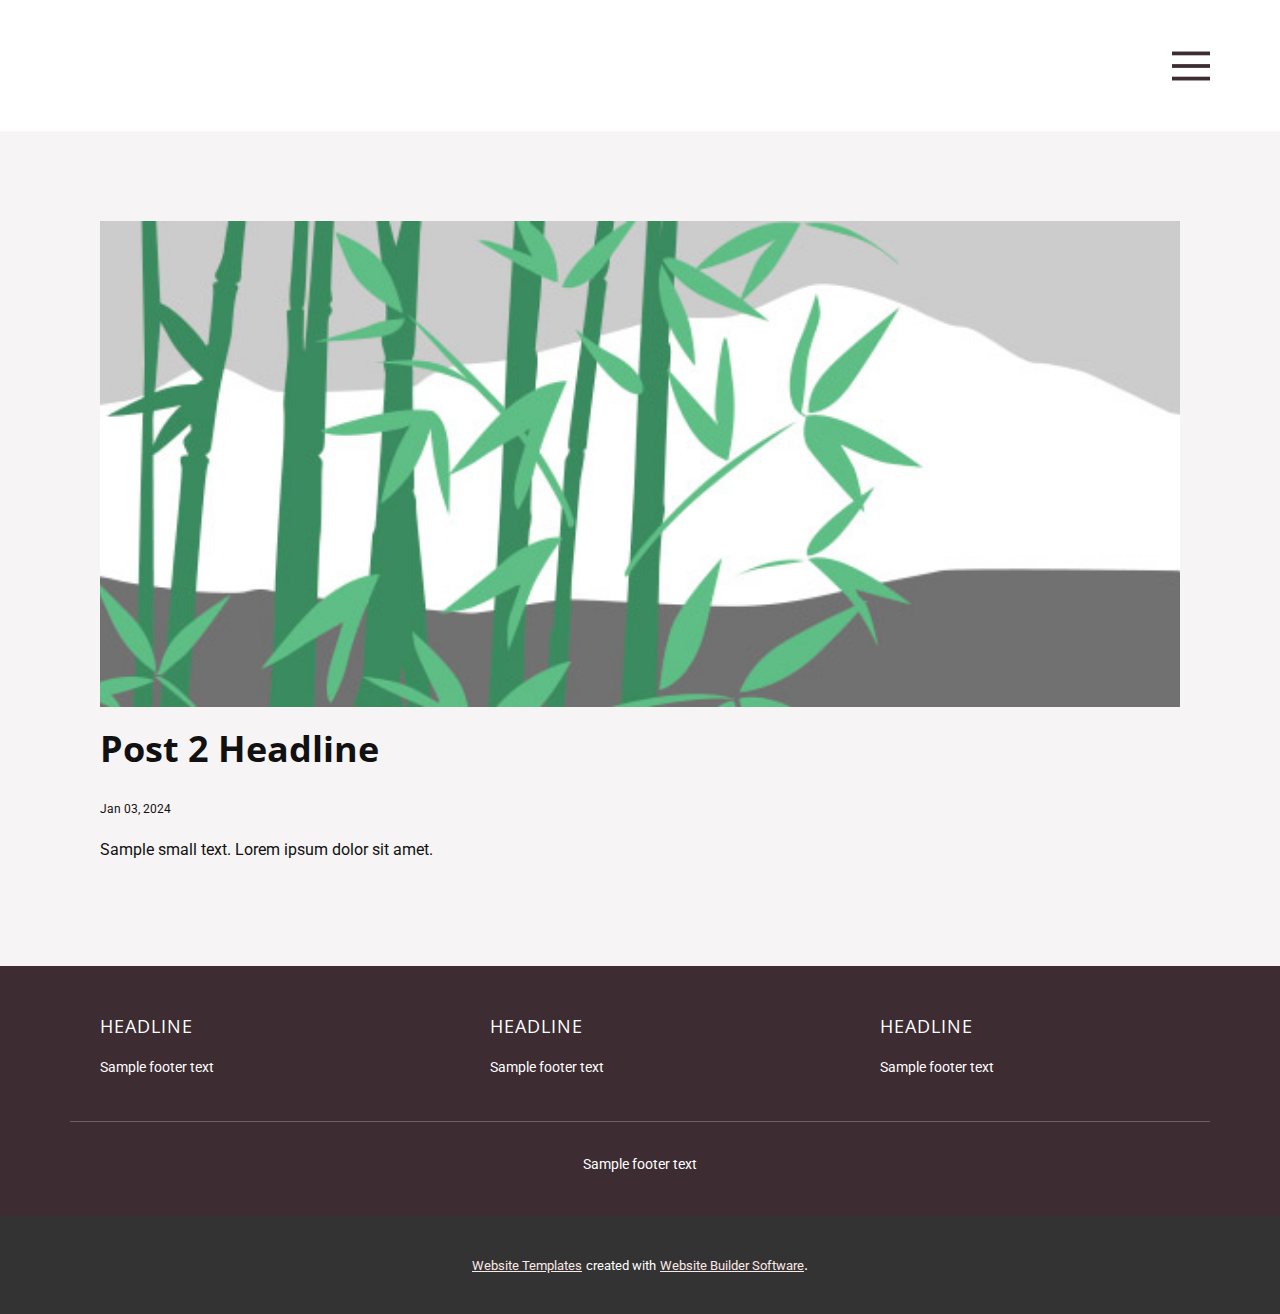
<file: NIKE/blog/post-1.html>
<!DOCTYPE html>
<html style="font-size: 16px;" lang="en"><head>
    <meta name="viewport" content="width=device-width, initial-scale=1.0">
    <meta charset="utf-8">
    <meta name="keywords" content="Post 1 Headline">
    <meta name="description" content="">
    <title>Post 2 Headline</title>
    <link rel="stylesheet" href="../nicepage.css" media="screen">
<link rel="stylesheet" href="../Post-Template.css" media="screen">
    <script class="u-script" type="text/javascript" src="../jquery.js" defer=""></script>
    <script class="u-script" type="text/javascript" src="../nicepage.js" defer=""></script>
    <meta name="generator" content="Nicepage 6.3.1, nicepage.com">
    <link id="u-theme-google-font" rel="stylesheet" href="https://fonts.googleapis.com/css?family=Open+Sans:300,300i,400,400i,500,500i,600,600i,700,700i,800,800i|Roboto:100,100i,300,300i,400,400i,500,500i,700,700i,900,900i">
    
    
    
    <script type="application/ld+json">{
		"@context": "http://schema.org",
		"@type": "Organization",
		"name": "WebSite6128042"
}</script>
    <meta name="theme-color" content="#d53d29">
  <meta data-intl-tel-input-cdn-path="intlTelInput/"></head>
  <body data-path-to-root="./" data-include-products="false" class="u-body u-xl-mode" data-lang="en"><header class="u-clearfix u-header u-white u-header" id="sec-86fc"><div class="u-clearfix u-sheet u-sheet-1">
        <nav class="u-align-left u-font-size-14 u-menu u-nav-spacing-25 u-offcanvas u-menu-1" data-responsive-from="XL">
          <div class="menu-collapse" style="font-size: 1.875rem;">
            <a class="u-button-style u-nav-link u-text-palette-2-base" href="#" style="padding: 4px 0px; font-size: calc(1em + 8px);">
              <svg class="u-svg-link" preserveAspectRatio="xMidYMin slice" viewBox="0 0 302 302" style="undefined"><use xmlns:xlink="http://www.w3.org/1999/xlink" xlink:href="#svg-7b92"></use></svg>
              <svg xmlns="http://www.w3.org/2000/svg" xmlns:xlink="http://www.w3.org/1999/xlink" version="1.1" id="svg-7b92" x="0px" y="0px" viewBox="0 0 302 302" style="enable-background:new 0 0 302 302;" xml:space="preserve" class="u-svg-content"><g><rect y="36" width="302" height="30"></rect><rect y="236" width="302" height="30"></rect><rect y="136" width="302" height="30"></rect>
</g><g></g><g></g><g></g><g></g><g></g><g></g><g></g><g></g><g></g><g></g><g></g><g></g><g></g><g></g><g></g></svg>
            </a>
          </div>
          <div class="u-nav-container">
            <ul class="u-nav u-spacing-25 u-unstyled u-nav-1"><li class="u-nav-item"><a class="u-button-style u-nav-link" href="../Nike-Best-Sellers-1.html" style="padding: 8px 0px;">Nike Best Sellers 1</a>
</li></ul>
          </div>
          <div class="u-nav-container-collapse">
            <div class="u-align-center u-black u-container-style u-inner-container-layout u-opacity u-opacity-95 u-sidenav">
              <div class="u-inner-container-layout u-sidenav-overflow">
                <div class="u-menu-close"></div>
                <ul class="u-align-center u-nav u-popupmenu-items u-unstyled u-nav-2"><li class="u-nav-item"><a class="u-button-style u-nav-link" href="../Nike-Best-Sellers-1.html">Nike Best Sellers 1</a>
</li></ul>
              </div>
            </div>
            <div class="u-black u-menu-overlay u-opacity u-opacity-70"></div>
          </div>
        </nav>
      </div></header>
    <section class="u-align-center u-clearfix u-section-1" id="sec-7bbd">
      <div class="u-clearfix u-sheet u-valign-middle-md u-valign-middle-sm u-valign-middle-xs u-sheet-1"><!--post_details--><!--post_details_options_json--><!--{"source":""}--><!--/post_details_options_json--><!--blog_post-->
        <div class="u-container-style u-expanded-width u-post-details u-post-details-1">
          <div class="u-container-layout u-valign-middle u-container-layout-1"><!--blog_post_image-->
            <img alt="" class="u-blog-control u-expanded-width u-image u-image-default u-image-1" src="../images/68f64b9d.jpeg"><!--/blog_post_image--><!--blog_post_header-->
            <h2 class="u-blog-control u-text u-text-1">Post 2 Headline</h2><!--/blog_post_header--><!--blog_post_metadata-->
            <div class="u-blog-control u-metadata u-metadata-1"><!--blog_post_metadata_date-->
              <span class="u-meta-date u-meta-icon">Jan 03, 2024</span><!--/blog_post_metadata_date--><!--blog_post_metadata_category-->
              <!--/blog_post_metadata_category--><!--blog_post_metadata_comments-->
              <!--/blog_post_metadata_comments-->
            </div><!--/blog_post_metadata--><!--blog_post_content-->
            <div class="u-align-justify u-blog-control u-post-content u-text u-text-2 fr-view">
  Sample small text. Lorem ipsum dolor sit amet.
  </div><!--/blog_post_content-->
          </div>
        </div><!--/blog_post--><!--/post_details-->
      </div>
    </section>
    
    
    
    <footer class="u-clearfix u-footer u-palette-2-base u-footer" id="sec-950e"><div class="u-clearfix u-sheet u-sheet-1">
        <div class="u-clearfix u-expanded-width-lg u-expanded-width-md u-expanded-width-xl u-expanded-width-xs u-gutter-30 u-layout-wrap u-layout-wrap-1">
          <div class="u-gutter-0 u-layout">
            <div class="u-layout-row">
              <div class="u-align-left u-container-style u-layout-cell u-left-cell u-size-20 u-size-20-md u-layout-cell-1">
                <div class="u-container-layout u-valign-top u-container-layout-1">
                  <h6 class="u-text u-text-body-alt-color u-text-1">Headline</h6>
                  <p class="u-small-text u-text u-text-body-alt-color u-text-variant u-text-2">Sample footer text</p>
                </div>
              </div>
              <div class="u-container-style u-layout-cell u-size-20 u-size-20-md u-layout-cell-2">
                <div class="u-container-layout u-valign-top u-container-layout-2">
                  <h6 class="u-align-justify u-text u-text-body-alt-color u-text-3">Headline</h6>
                  <p class="u-align-left u-small-text u-text u-text-body-alt-color u-text-variant u-text-4">Sample footer text</p>
                </div>
              </div>
              <div class="u-align-left u-container-style u-layout-cell u-right-cell u-size-20 u-size-20-md u-layout-cell-3">
                <div class="u-container-layout u-valign-top u-container-layout-3">
                  <h6 class="u-text u-text-body-alt-color u-text-5">Headline</h6>
                  <p class="u-small-text u-text u-text-body-alt-color u-text-variant u-text-6">Sample footer text</p>
                </div>
              </div>
            </div>
          </div>
        </div>
        <div class="u-align-left u-border-1 u-border-white u-expanded-width u-line u-line-horizontal u-opacity u-opacity-25 u-line-1"></div>
        <p class="u-align-center-lg u-align-center-md u-align-center-sm u-align-center-xl u-align-left-xs u-small-text u-text u-text-body-alt-color u-text-variant u-text-7">Sample footer text</p>
      </div></footer>
    <section class="u-backlink u-clearfix u-grey-80">
      <a class="u-link" href="https://nicepage.com/website-templates" target="_blank">
        <span>Website Templates</span>
      </a>
      <p class="u-text">
        <span>created with</span>
      </p>
      <a class="u-link" href="" target="_blank">
        <span>Website Builder Software</span>
      </a>. 
    </section>
  
</body></html>
</file>
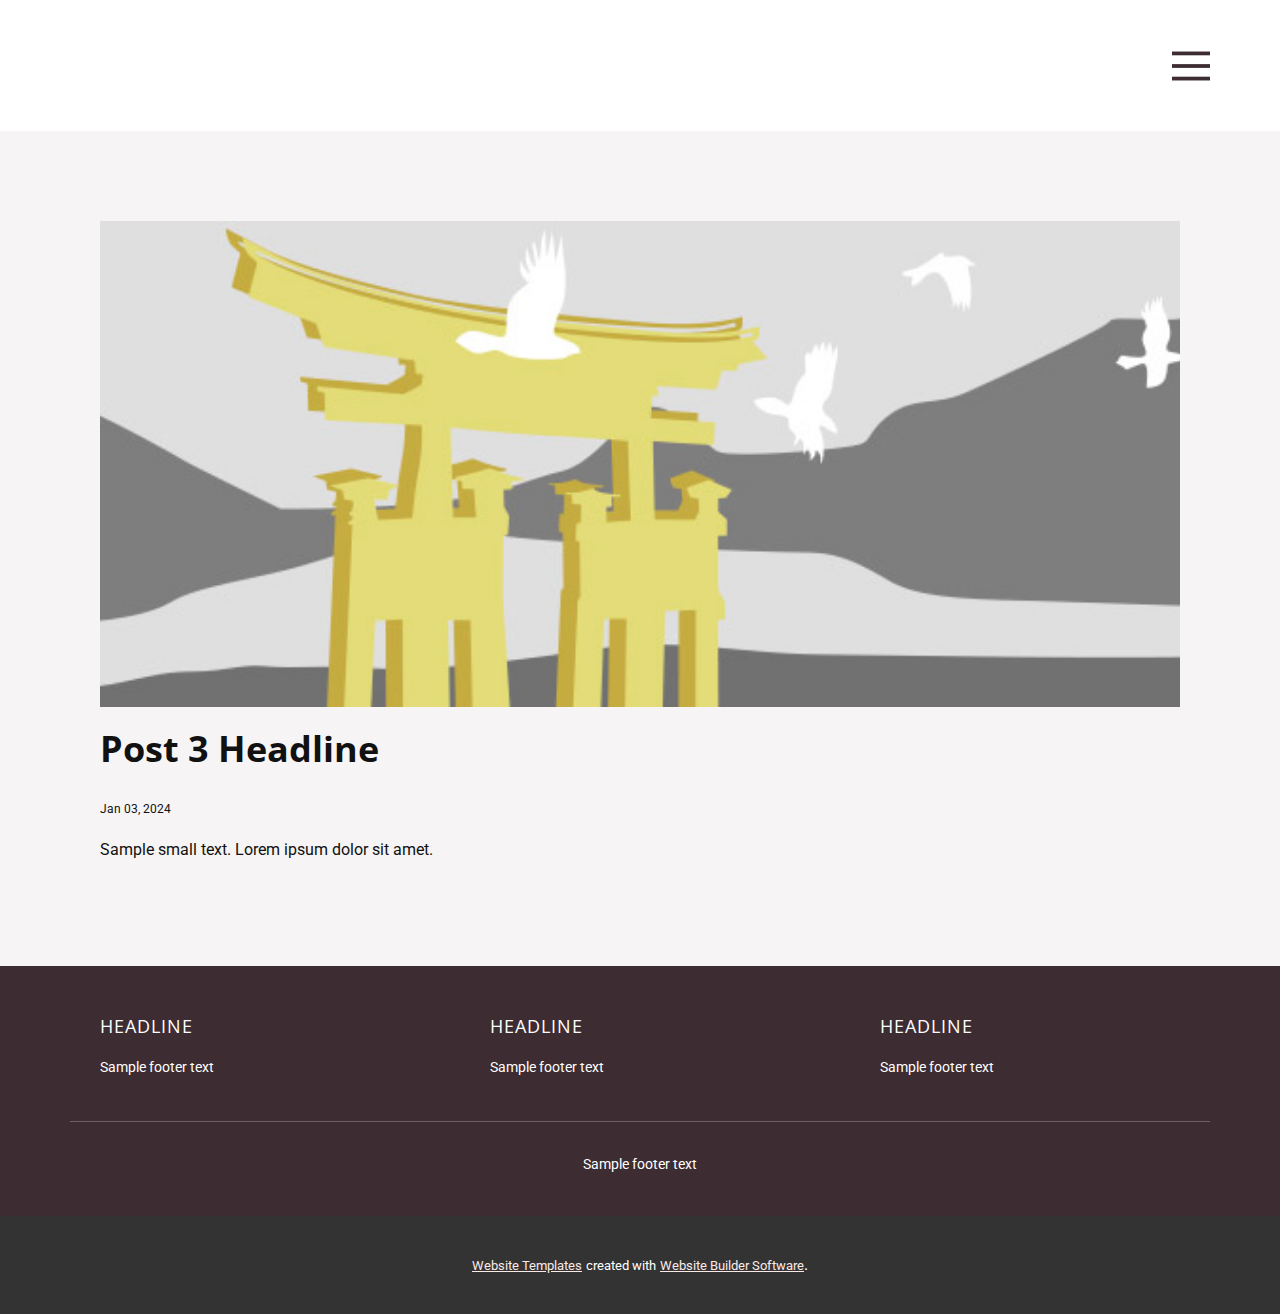
<file: NIKE/blog/post-2.html>
<!DOCTYPE html>
<html style="font-size: 16px;" lang="en"><head>
    <meta name="viewport" content="width=device-width, initial-scale=1.0">
    <meta charset="utf-8">
    <meta name="keywords" content="Post 1 Headline">
    <meta name="description" content="">
    <title>Post 3 Headline</title>
    <link rel="stylesheet" href="../nicepage.css" media="screen">
<link rel="stylesheet" href="../Post-Template.css" media="screen">
    <script class="u-script" type="text/javascript" src="../jquery.js" defer=""></script>
    <script class="u-script" type="text/javascript" src="../nicepage.js" defer=""></script>
    <meta name="generator" content="Nicepage 6.3.1, nicepage.com">
    <link id="u-theme-google-font" rel="stylesheet" href="https://fonts.googleapis.com/css?family=Open+Sans:300,300i,400,400i,500,500i,600,600i,700,700i,800,800i|Roboto:100,100i,300,300i,400,400i,500,500i,700,700i,900,900i">
    
    
    
    <script type="application/ld+json">{
		"@context": "http://schema.org",
		"@type": "Organization",
		"name": "WebSite6128042"
}</script>
    <meta name="theme-color" content="#d53d29">
  <meta data-intl-tel-input-cdn-path="intlTelInput/"></head>
  <body data-path-to-root="./" data-include-products="false" class="u-body u-xl-mode" data-lang="en"><header class="u-clearfix u-header u-white u-header" id="sec-86fc"><div class="u-clearfix u-sheet u-sheet-1">
        <nav class="u-align-left u-font-size-14 u-menu u-nav-spacing-25 u-offcanvas u-menu-1" data-responsive-from="XL">
          <div class="menu-collapse" style="font-size: 1.875rem;">
            <a class="u-button-style u-nav-link u-text-palette-2-base" href="#" style="padding: 4px 0px; font-size: calc(1em + 8px);">
              <svg class="u-svg-link" preserveAspectRatio="xMidYMin slice" viewBox="0 0 302 302" style="undefined"><use xmlns:xlink="http://www.w3.org/1999/xlink" xlink:href="#svg-7b92"></use></svg>
              <svg xmlns="http://www.w3.org/2000/svg" xmlns:xlink="http://www.w3.org/1999/xlink" version="1.1" id="svg-7b92" x="0px" y="0px" viewBox="0 0 302 302" style="enable-background:new 0 0 302 302;" xml:space="preserve" class="u-svg-content"><g><rect y="36" width="302" height="30"></rect><rect y="236" width="302" height="30"></rect><rect y="136" width="302" height="30"></rect>
</g><g></g><g></g><g></g><g></g><g></g><g></g><g></g><g></g><g></g><g></g><g></g><g></g><g></g><g></g><g></g></svg>
            </a>
          </div>
          <div class="u-nav-container">
            <ul class="u-nav u-spacing-25 u-unstyled u-nav-1"><li class="u-nav-item"><a class="u-button-style u-nav-link" href="../Nike-Best-Sellers-1.html" style="padding: 8px 0px;">Nike Best Sellers 1</a>
</li></ul>
          </div>
          <div class="u-nav-container-collapse">
            <div class="u-align-center u-black u-container-style u-inner-container-layout u-opacity u-opacity-95 u-sidenav">
              <div class="u-inner-container-layout u-sidenav-overflow">
                <div class="u-menu-close"></div>
                <ul class="u-align-center u-nav u-popupmenu-items u-unstyled u-nav-2"><li class="u-nav-item"><a class="u-button-style u-nav-link" href="../Nike-Best-Sellers-1.html">Nike Best Sellers 1</a>
</li></ul>
              </div>
            </div>
            <div class="u-black u-menu-overlay u-opacity u-opacity-70"></div>
          </div>
        </nav>
      </div></header>
    <section class="u-align-center u-clearfix u-section-1" id="sec-7bbd">
      <div class="u-clearfix u-sheet u-valign-middle-md u-valign-middle-sm u-valign-middle-xs u-sheet-1"><!--post_details--><!--post_details_options_json--><!--{"source":""}--><!--/post_details_options_json--><!--blog_post-->
        <div class="u-container-style u-expanded-width u-post-details u-post-details-1">
          <div class="u-container-layout u-valign-middle u-container-layout-1"><!--blog_post_image-->
            <img alt="" class="u-blog-control u-expanded-width u-image u-image-default u-image-1" src="../images/8ad73f3c.jpeg"><!--/blog_post_image--><!--blog_post_header-->
            <h2 class="u-blog-control u-text u-text-1">Post 3 Headline</h2><!--/blog_post_header--><!--blog_post_metadata-->
            <div class="u-blog-control u-metadata u-metadata-1"><!--blog_post_metadata_date-->
              <span class="u-meta-date u-meta-icon">Jan 03, 2024</span><!--/blog_post_metadata_date--><!--blog_post_metadata_category-->
              <!--/blog_post_metadata_category--><!--blog_post_metadata_comments-->
              <!--/blog_post_metadata_comments-->
            </div><!--/blog_post_metadata--><!--blog_post_content-->
            <div class="u-align-justify u-blog-control u-post-content u-text u-text-2 fr-view">
  Sample small text. Lorem ipsum dolor sit amet.
  </div><!--/blog_post_content-->
          </div>
        </div><!--/blog_post--><!--/post_details-->
      </div>
    </section>
    
    
    
    <footer class="u-clearfix u-footer u-palette-2-base u-footer" id="sec-950e"><div class="u-clearfix u-sheet u-sheet-1">
        <div class="u-clearfix u-expanded-width-lg u-expanded-width-md u-expanded-width-xl u-expanded-width-xs u-gutter-30 u-layout-wrap u-layout-wrap-1">
          <div class="u-gutter-0 u-layout">
            <div class="u-layout-row">
              <div class="u-align-left u-container-style u-layout-cell u-left-cell u-size-20 u-size-20-md u-layout-cell-1">
                <div class="u-container-layout u-valign-top u-container-layout-1">
                  <h6 class="u-text u-text-body-alt-color u-text-1">Headline</h6>
                  <p class="u-small-text u-text u-text-body-alt-color u-text-variant u-text-2">Sample footer text</p>
                </div>
              </div>
              <div class="u-container-style u-layout-cell u-size-20 u-size-20-md u-layout-cell-2">
                <div class="u-container-layout u-valign-top u-container-layout-2">
                  <h6 class="u-align-justify u-text u-text-body-alt-color u-text-3">Headline</h6>
                  <p class="u-align-left u-small-text u-text u-text-body-alt-color u-text-variant u-text-4">Sample footer text</p>
                </div>
              </div>
              <div class="u-align-left u-container-style u-layout-cell u-right-cell u-size-20 u-size-20-md u-layout-cell-3">
                <div class="u-container-layout u-valign-top u-container-layout-3">
                  <h6 class="u-text u-text-body-alt-color u-text-5">Headline</h6>
                  <p class="u-small-text u-text u-text-body-alt-color u-text-variant u-text-6">Sample footer text</p>
                </div>
              </div>
            </div>
          </div>
        </div>
        <div class="u-align-left u-border-1 u-border-white u-expanded-width u-line u-line-horizontal u-opacity u-opacity-25 u-line-1"></div>
        <p class="u-align-center-lg u-align-center-md u-align-center-sm u-align-center-xl u-align-left-xs u-small-text u-text u-text-body-alt-color u-text-variant u-text-7">Sample footer text</p>
      </div></footer>
    <section class="u-backlink u-clearfix u-grey-80">
      <a class="u-link" href="https://nicepage.com/website-templates" target="_blank">
        <span>Website Templates</span>
      </a>
      <p class="u-text">
        <span>created with</span>
      </p>
      <a class="u-link" href="" target="_blank">
        <span>Website Builder Software</span>
      </a>. 
    </section>
  
</body></html>
</file>
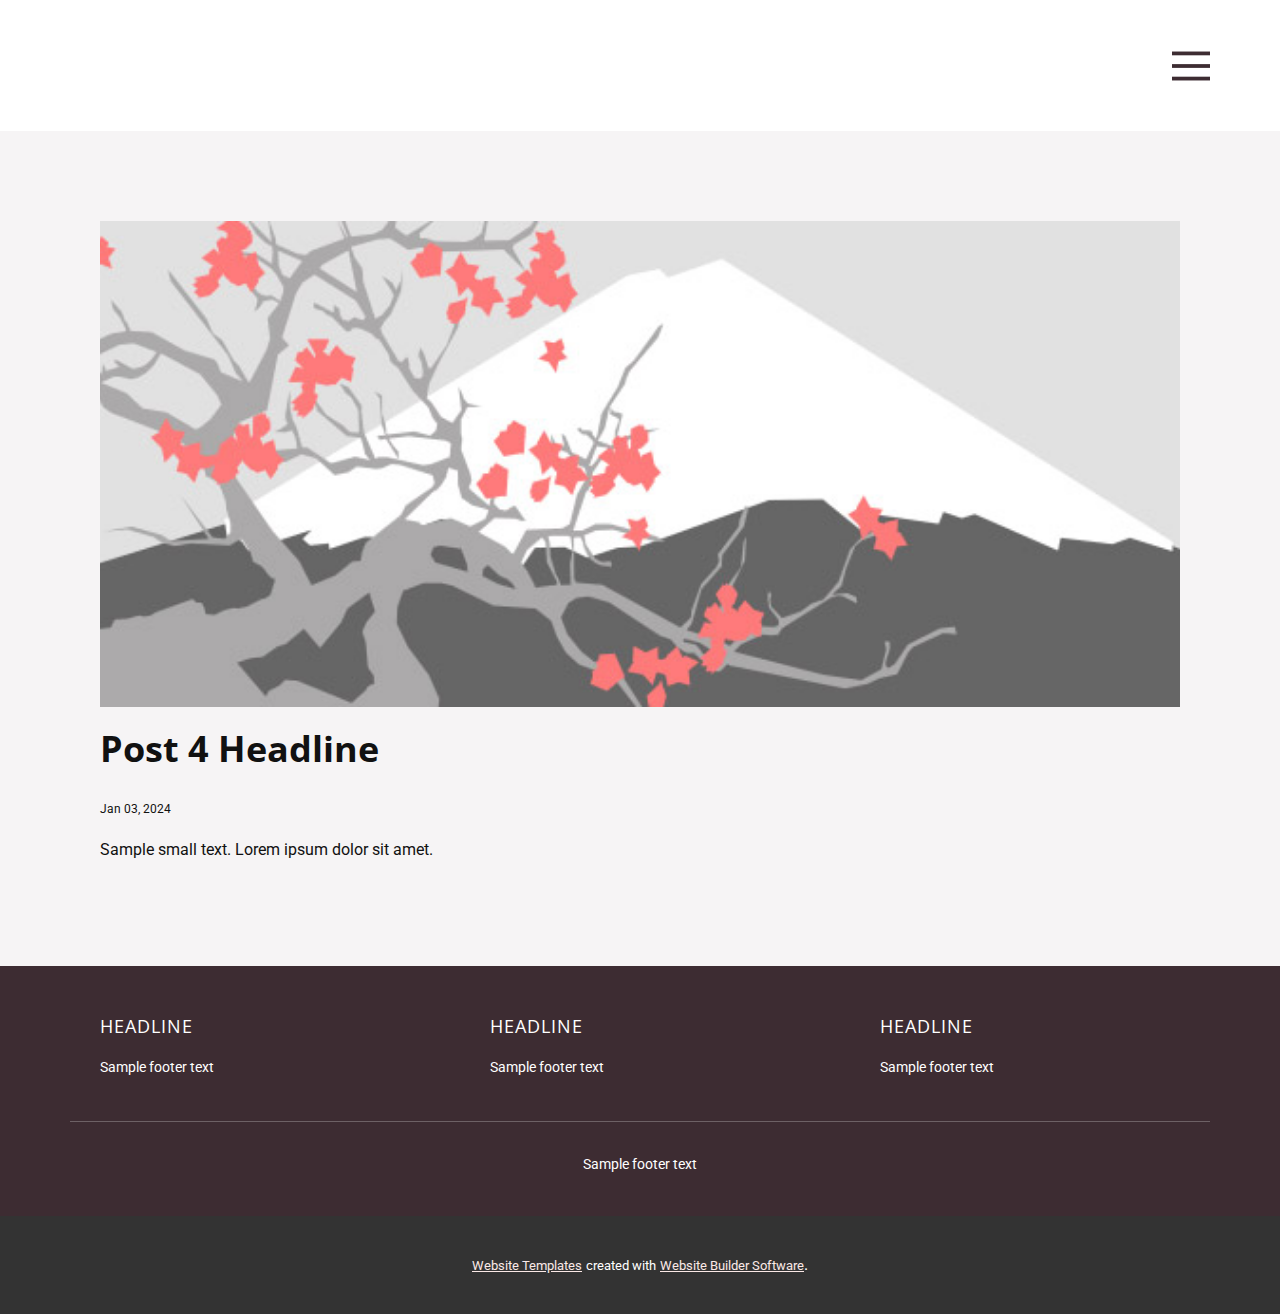
<file: NIKE/blog/post-3.html>
<!DOCTYPE html>
<html style="font-size: 16px;" lang="en"><head>
    <meta name="viewport" content="width=device-width, initial-scale=1.0">
    <meta charset="utf-8">
    <meta name="keywords" content="Post 1 Headline">
    <meta name="description" content="">
    <title>Post 4 Headline</title>
    <link rel="stylesheet" href="../nicepage.css" media="screen">
<link rel="stylesheet" href="../Post-Template.css" media="screen">
    <script class="u-script" type="text/javascript" src="../jquery.js" defer=""></script>
    <script class="u-script" type="text/javascript" src="../nicepage.js" defer=""></script>
    <meta name="generator" content="Nicepage 6.3.1, nicepage.com">
    <link id="u-theme-google-font" rel="stylesheet" href="https://fonts.googleapis.com/css?family=Open+Sans:300,300i,400,400i,500,500i,600,600i,700,700i,800,800i|Roboto:100,100i,300,300i,400,400i,500,500i,700,700i,900,900i">
    
    
    
    <script type="application/ld+json">{
		"@context": "http://schema.org",
		"@type": "Organization",
		"name": "WebSite6128042"
}</script>
    <meta name="theme-color" content="#d53d29">
  <meta data-intl-tel-input-cdn-path="intlTelInput/"></head>
  <body data-path-to-root="./" data-include-products="false" class="u-body u-xl-mode" data-lang="en"><header class="u-clearfix u-header u-white u-header" id="sec-86fc"><div class="u-clearfix u-sheet u-sheet-1">
        <nav class="u-align-left u-font-size-14 u-menu u-nav-spacing-25 u-offcanvas u-menu-1" data-responsive-from="XL">
          <div class="menu-collapse" style="font-size: 1.875rem;">
            <a class="u-button-style u-nav-link u-text-palette-2-base" href="#" style="padding: 4px 0px; font-size: calc(1em + 8px);">
              <svg class="u-svg-link" preserveAspectRatio="xMidYMin slice" viewBox="0 0 302 302" style="undefined"><use xmlns:xlink="http://www.w3.org/1999/xlink" xlink:href="#svg-7b92"></use></svg>
              <svg xmlns="http://www.w3.org/2000/svg" xmlns:xlink="http://www.w3.org/1999/xlink" version="1.1" id="svg-7b92" x="0px" y="0px" viewBox="0 0 302 302" style="enable-background:new 0 0 302 302;" xml:space="preserve" class="u-svg-content"><g><rect y="36" width="302" height="30"></rect><rect y="236" width="302" height="30"></rect><rect y="136" width="302" height="30"></rect>
</g><g></g><g></g><g></g><g></g><g></g><g></g><g></g><g></g><g></g><g></g><g></g><g></g><g></g><g></g><g></g></svg>
            </a>
          </div>
          <div class="u-nav-container">
            <ul class="u-nav u-spacing-25 u-unstyled u-nav-1"><li class="u-nav-item"><a class="u-button-style u-nav-link" href="../Nike-Best-Sellers-1.html" style="padding: 8px 0px;">Nike Best Sellers 1</a>
</li></ul>
          </div>
          <div class="u-nav-container-collapse">
            <div class="u-align-center u-black u-container-style u-inner-container-layout u-opacity u-opacity-95 u-sidenav">
              <div class="u-inner-container-layout u-sidenav-overflow">
                <div class="u-menu-close"></div>
                <ul class="u-align-center u-nav u-popupmenu-items u-unstyled u-nav-2"><li class="u-nav-item"><a class="u-button-style u-nav-link" href="../Nike-Best-Sellers-1.html">Nike Best Sellers 1</a>
</li></ul>
              </div>
            </div>
            <div class="u-black u-menu-overlay u-opacity u-opacity-70"></div>
          </div>
        </nav>
      </div></header>
    <section class="u-align-center u-clearfix u-section-1" id="sec-7bbd">
      <div class="u-clearfix u-sheet u-valign-middle-md u-valign-middle-sm u-valign-middle-xs u-sheet-1"><!--post_details--><!--post_details_options_json--><!--{"source":""}--><!--/post_details_options_json--><!--blog_post-->
        <div class="u-container-style u-expanded-width u-post-details u-post-details-1">
          <div class="u-container-layout u-valign-middle u-container-layout-1"><!--blog_post_image-->
            <img alt="" class="u-blog-control u-expanded-width u-image u-image-default u-image-1" src="../images/0fd3416c.jpeg"><!--/blog_post_image--><!--blog_post_header-->
            <h2 class="u-blog-control u-text u-text-1">Post 4 Headline</h2><!--/blog_post_header--><!--blog_post_metadata-->
            <div class="u-blog-control u-metadata u-metadata-1"><!--blog_post_metadata_date-->
              <span class="u-meta-date u-meta-icon">Jan 03, 2024</span><!--/blog_post_metadata_date--><!--blog_post_metadata_category-->
              <!--/blog_post_metadata_category--><!--blog_post_metadata_comments-->
              <!--/blog_post_metadata_comments-->
            </div><!--/blog_post_metadata--><!--blog_post_content-->
            <div class="u-align-justify u-blog-control u-post-content u-text u-text-2 fr-view">
  Sample small text. Lorem ipsum dolor sit amet.
  </div><!--/blog_post_content-->
          </div>
        </div><!--/blog_post--><!--/post_details-->
      </div>
    </section>
    
    
    
    <footer class="u-clearfix u-footer u-palette-2-base u-footer" id="sec-950e"><div class="u-clearfix u-sheet u-sheet-1">
        <div class="u-clearfix u-expanded-width-lg u-expanded-width-md u-expanded-width-xl u-expanded-width-xs u-gutter-30 u-layout-wrap u-layout-wrap-1">
          <div class="u-gutter-0 u-layout">
            <div class="u-layout-row">
              <div class="u-align-left u-container-style u-layout-cell u-left-cell u-size-20 u-size-20-md u-layout-cell-1">
                <div class="u-container-layout u-valign-top u-container-layout-1">
                  <h6 class="u-text u-text-body-alt-color u-text-1">Headline</h6>
                  <p class="u-small-text u-text u-text-body-alt-color u-text-variant u-text-2">Sample footer text</p>
                </div>
              </div>
              <div class="u-container-style u-layout-cell u-size-20 u-size-20-md u-layout-cell-2">
                <div class="u-container-layout u-valign-top u-container-layout-2">
                  <h6 class="u-align-justify u-text u-text-body-alt-color u-text-3">Headline</h6>
                  <p class="u-align-left u-small-text u-text u-text-body-alt-color u-text-variant u-text-4">Sample footer text</p>
                </div>
              </div>
              <div class="u-align-left u-container-style u-layout-cell u-right-cell u-size-20 u-size-20-md u-layout-cell-3">
                <div class="u-container-layout u-valign-top u-container-layout-3">
                  <h6 class="u-text u-text-body-alt-color u-text-5">Headline</h6>
                  <p class="u-small-text u-text u-text-body-alt-color u-text-variant u-text-6">Sample footer text</p>
                </div>
              </div>
            </div>
          </div>
        </div>
        <div class="u-align-left u-border-1 u-border-white u-expanded-width u-line u-line-horizontal u-opacity u-opacity-25 u-line-1"></div>
        <p class="u-align-center-lg u-align-center-md u-align-center-sm u-align-center-xl u-align-left-xs u-small-text u-text u-text-body-alt-color u-text-variant u-text-7">Sample footer text</p>
      </div></footer>
    <section class="u-backlink u-clearfix u-grey-80">
      <a class="u-link" href="https://nicepage.com/website-templates" target="_blank">
        <span>Website Templates</span>
      </a>
      <p class="u-text">
        <span>created with</span>
      </p>
      <a class="u-link" href="" target="_blank">
        <span>Website Builder Software</span>
      </a>. 
    </section>
  
</body></html>
</file>
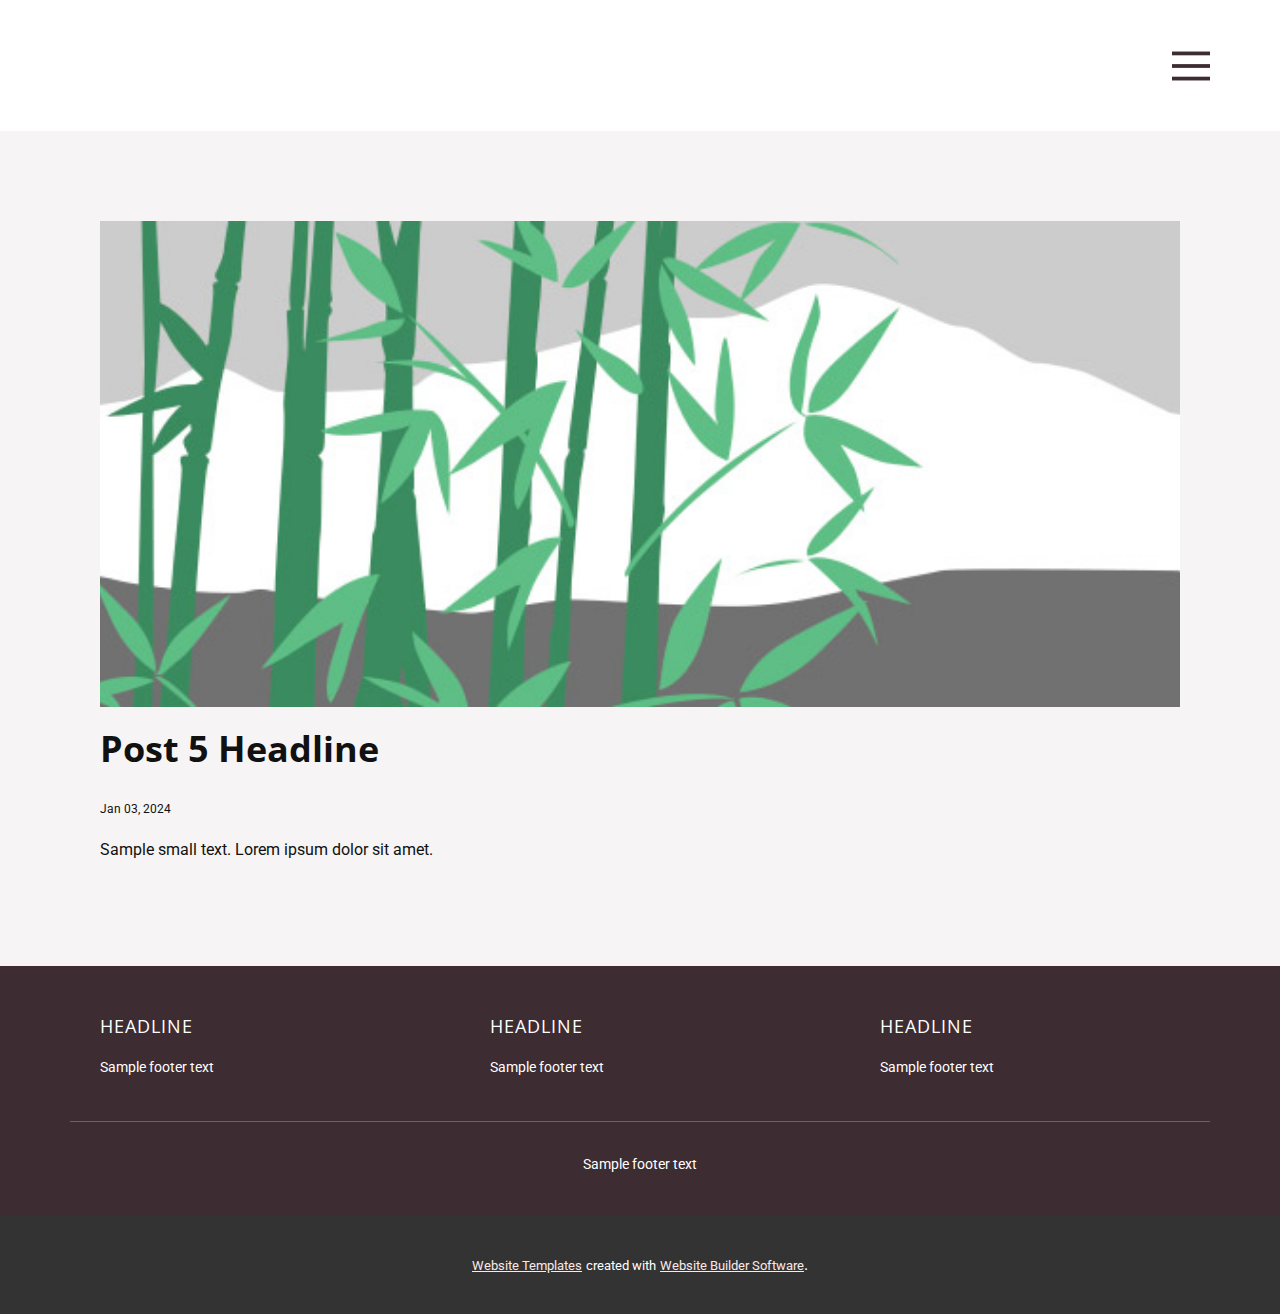
<file: NIKE/blog/post-4.html>
<!DOCTYPE html>
<html style="font-size: 16px;" lang="en"><head>
    <meta name="viewport" content="width=device-width, initial-scale=1.0">
    <meta charset="utf-8">
    <meta name="keywords" content="Post 1 Headline">
    <meta name="description" content="">
    <title>Post 5 Headline</title>
    <link rel="stylesheet" href="../nicepage.css" media="screen">
<link rel="stylesheet" href="../Post-Template.css" media="screen">
    <script class="u-script" type="text/javascript" src="../jquery.js" defer=""></script>
    <script class="u-script" type="text/javascript" src="../nicepage.js" defer=""></script>
    <meta name="generator" content="Nicepage 6.3.1, nicepage.com">
    <link id="u-theme-google-font" rel="stylesheet" href="https://fonts.googleapis.com/css?family=Open+Sans:300,300i,400,400i,500,500i,600,600i,700,700i,800,800i|Roboto:100,100i,300,300i,400,400i,500,500i,700,700i,900,900i">
    
    
    
    <script type="application/ld+json">{
		"@context": "http://schema.org",
		"@type": "Organization",
		"name": "WebSite6128042"
}</script>
    <meta name="theme-color" content="#d53d29">
  <meta data-intl-tel-input-cdn-path="intlTelInput/"></head>
  <body data-path-to-root="./" data-include-products="false" class="u-body u-xl-mode" data-lang="en"><header class="u-clearfix u-header u-white u-header" id="sec-86fc"><div class="u-clearfix u-sheet u-sheet-1">
        <nav class="u-align-left u-font-size-14 u-menu u-nav-spacing-25 u-offcanvas u-menu-1" data-responsive-from="XL">
          <div class="menu-collapse" style="font-size: 1.875rem;">
            <a class="u-button-style u-nav-link u-text-palette-2-base" href="#" style="padding: 4px 0px; font-size: calc(1em + 8px);">
              <svg class="u-svg-link" preserveAspectRatio="xMidYMin slice" viewBox="0 0 302 302" style="undefined"><use xmlns:xlink="http://www.w3.org/1999/xlink" xlink:href="#svg-7b92"></use></svg>
              <svg xmlns="http://www.w3.org/2000/svg" xmlns:xlink="http://www.w3.org/1999/xlink" version="1.1" id="svg-7b92" x="0px" y="0px" viewBox="0 0 302 302" style="enable-background:new 0 0 302 302;" xml:space="preserve" class="u-svg-content"><g><rect y="36" width="302" height="30"></rect><rect y="236" width="302" height="30"></rect><rect y="136" width="302" height="30"></rect>
</g><g></g><g></g><g></g><g></g><g></g><g></g><g></g><g></g><g></g><g></g><g></g><g></g><g></g><g></g><g></g></svg>
            </a>
          </div>
          <div class="u-nav-container">
            <ul class="u-nav u-spacing-25 u-unstyled u-nav-1"><li class="u-nav-item"><a class="u-button-style u-nav-link" href="../Nike-Best-Sellers-1.html" style="padding: 8px 0px;">Nike Best Sellers 1</a>
</li></ul>
          </div>
          <div class="u-nav-container-collapse">
            <div class="u-align-center u-black u-container-style u-inner-container-layout u-opacity u-opacity-95 u-sidenav">
              <div class="u-inner-container-layout u-sidenav-overflow">
                <div class="u-menu-close"></div>
                <ul class="u-align-center u-nav u-popupmenu-items u-unstyled u-nav-2"><li class="u-nav-item"><a class="u-button-style u-nav-link" href="../Nike-Best-Sellers-1.html">Nike Best Sellers 1</a>
</li></ul>
              </div>
            </div>
            <div class="u-black u-menu-overlay u-opacity u-opacity-70"></div>
          </div>
        </nav>
      </div></header>
    <section class="u-align-center u-clearfix u-section-1" id="sec-7bbd">
      <div class="u-clearfix u-sheet u-valign-middle-md u-valign-middle-sm u-valign-middle-xs u-sheet-1"><!--post_details--><!--post_details_options_json--><!--{"source":""}--><!--/post_details_options_json--><!--blog_post-->
        <div class="u-container-style u-expanded-width u-post-details u-post-details-1">
          <div class="u-container-layout u-valign-middle u-container-layout-1"><!--blog_post_image-->
            <img alt="" class="u-blog-control u-expanded-width u-image u-image-default u-image-1" src="../images/68f64b9d.jpeg"><!--/blog_post_image--><!--blog_post_header-->
            <h2 class="u-blog-control u-text u-text-1">Post 5 Headline</h2><!--/blog_post_header--><!--blog_post_metadata-->
            <div class="u-blog-control u-metadata u-metadata-1"><!--blog_post_metadata_date-->
              <span class="u-meta-date u-meta-icon">Jan 03, 2024</span><!--/blog_post_metadata_date--><!--blog_post_metadata_category-->
              <!--/blog_post_metadata_category--><!--blog_post_metadata_comments-->
              <!--/blog_post_metadata_comments-->
            </div><!--/blog_post_metadata--><!--blog_post_content-->
            <div class="u-align-justify u-blog-control u-post-content u-text u-text-2 fr-view">
  Sample small text. Lorem ipsum dolor sit amet.
  </div><!--/blog_post_content-->
          </div>
        </div><!--/blog_post--><!--/post_details-->
      </div>
    </section>
    
    
    
    <footer class="u-clearfix u-footer u-palette-2-base u-footer" id="sec-950e"><div class="u-clearfix u-sheet u-sheet-1">
        <div class="u-clearfix u-expanded-width-lg u-expanded-width-md u-expanded-width-xl u-expanded-width-xs u-gutter-30 u-layout-wrap u-layout-wrap-1">
          <div class="u-gutter-0 u-layout">
            <div class="u-layout-row">
              <div class="u-align-left u-container-style u-layout-cell u-left-cell u-size-20 u-size-20-md u-layout-cell-1">
                <div class="u-container-layout u-valign-top u-container-layout-1">
                  <h6 class="u-text u-text-body-alt-color u-text-1">Headline</h6>
                  <p class="u-small-text u-text u-text-body-alt-color u-text-variant u-text-2">Sample footer text</p>
                </div>
              </div>
              <div class="u-container-style u-layout-cell u-size-20 u-size-20-md u-layout-cell-2">
                <div class="u-container-layout u-valign-top u-container-layout-2">
                  <h6 class="u-align-justify u-text u-text-body-alt-color u-text-3">Headline</h6>
                  <p class="u-align-left u-small-text u-text u-text-body-alt-color u-text-variant u-text-4">Sample footer text</p>
                </div>
              </div>
              <div class="u-align-left u-container-style u-layout-cell u-right-cell u-size-20 u-size-20-md u-layout-cell-3">
                <div class="u-container-layout u-valign-top u-container-layout-3">
                  <h6 class="u-text u-text-body-alt-color u-text-5">Headline</h6>
                  <p class="u-small-text u-text u-text-body-alt-color u-text-variant u-text-6">Sample footer text</p>
                </div>
              </div>
            </div>
          </div>
        </div>
        <div class="u-align-left u-border-1 u-border-white u-expanded-width u-line u-line-horizontal u-opacity u-opacity-25 u-line-1"></div>
        <p class="u-align-center-lg u-align-center-md u-align-center-sm u-align-center-xl u-align-left-xs u-small-text u-text u-text-body-alt-color u-text-variant u-text-7">Sample footer text</p>
      </div></footer>
    <section class="u-backlink u-clearfix u-grey-80">
      <a class="u-link" href="https://nicepage.com/website-templates" target="_blank">
        <span>Website Templates</span>
      </a>
      <p class="u-text">
        <span>created with</span>
      </p>
      <a class="u-link" href="" target="_blank">
        <span>Website Builder Software</span>
      </a>. 
    </section>
  
</body></html>
</file>
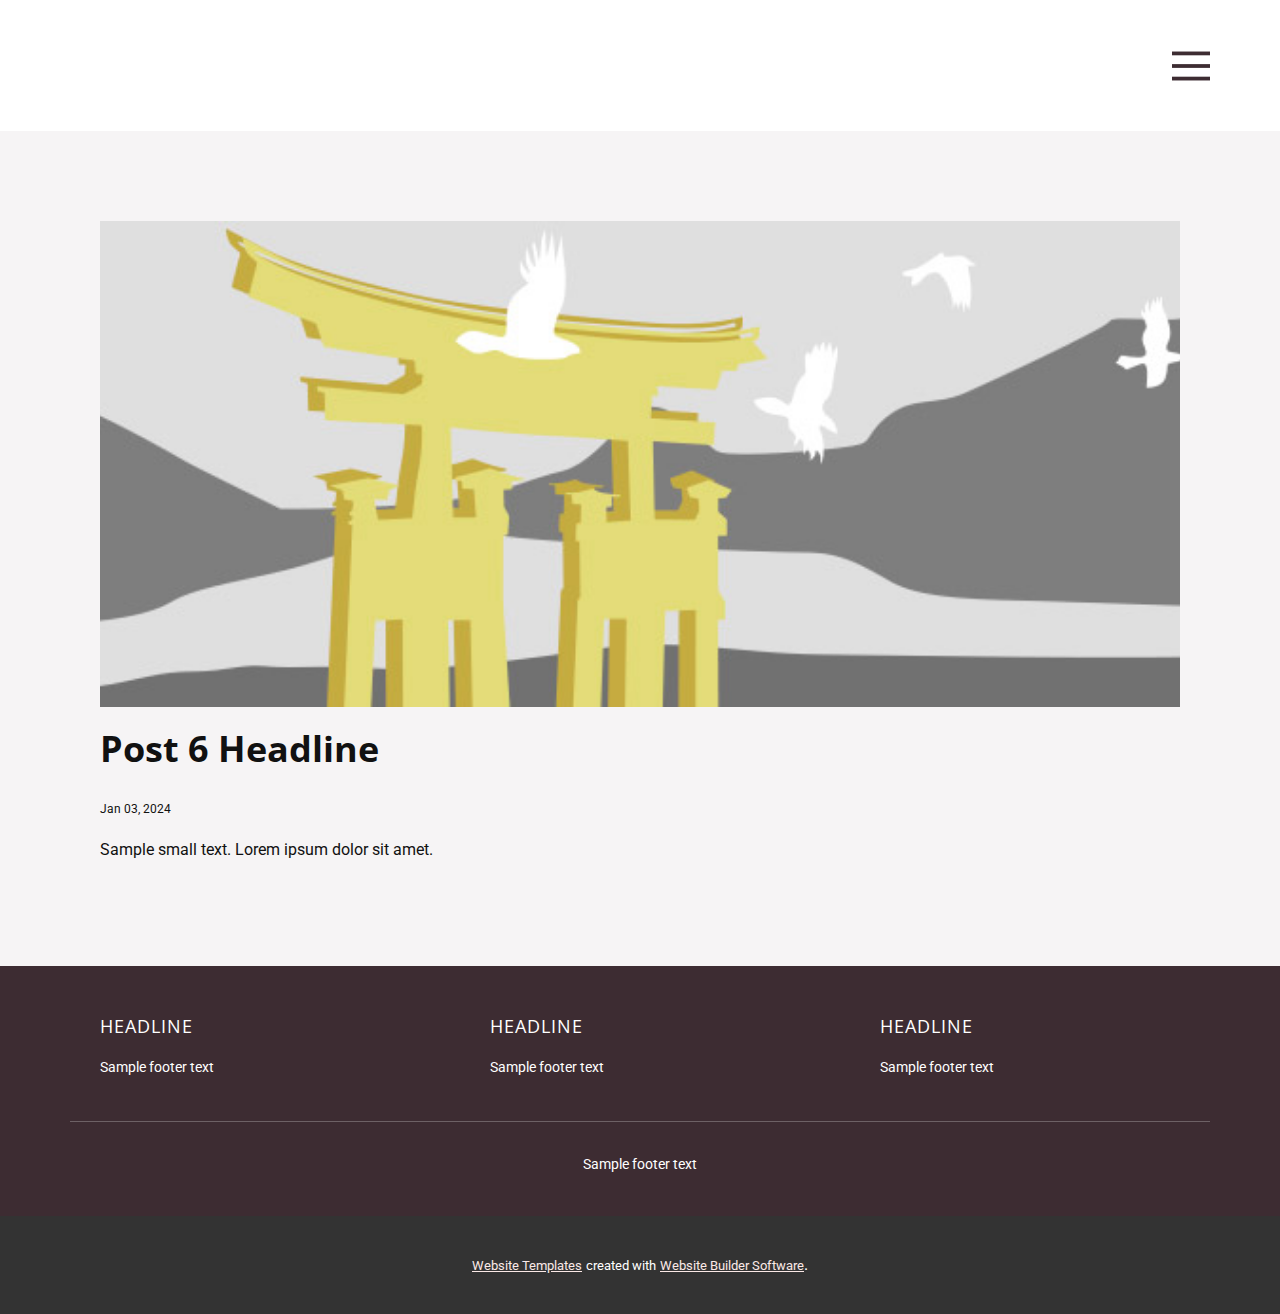
<file: NIKE/blog/post-5.html>
<!DOCTYPE html>
<html style="font-size: 16px;" lang="en"><head>
    <meta name="viewport" content="width=device-width, initial-scale=1.0">
    <meta charset="utf-8">
    <meta name="keywords" content="Post 1 Headline">
    <meta name="description" content="">
    <title>Post 6 Headline</title>
    <link rel="stylesheet" href="../nicepage.css" media="screen">
<link rel="stylesheet" href="../Post-Template.css" media="screen">
    <script class="u-script" type="text/javascript" src="../jquery.js" defer=""></script>
    <script class="u-script" type="text/javascript" src="../nicepage.js" defer=""></script>
    <meta name="generator" content="Nicepage 6.3.1, nicepage.com">
    <link id="u-theme-google-font" rel="stylesheet" href="https://fonts.googleapis.com/css?family=Open+Sans:300,300i,400,400i,500,500i,600,600i,700,700i,800,800i|Roboto:100,100i,300,300i,400,400i,500,500i,700,700i,900,900i">
    
    
    
    <script type="application/ld+json">{
		"@context": "http://schema.org",
		"@type": "Organization",
		"name": "WebSite6128042"
}</script>
    <meta name="theme-color" content="#d53d29">
  <meta data-intl-tel-input-cdn-path="intlTelInput/"></head>
  <body data-path-to-root="./" data-include-products="false" class="u-body u-xl-mode" data-lang="en"><header class="u-clearfix u-header u-white u-header" id="sec-86fc"><div class="u-clearfix u-sheet u-sheet-1">
        <nav class="u-align-left u-font-size-14 u-menu u-nav-spacing-25 u-offcanvas u-menu-1" data-responsive-from="XL">
          <div class="menu-collapse" style="font-size: 1.875rem;">
            <a class="u-button-style u-nav-link u-text-palette-2-base" href="#" style="padding: 4px 0px; font-size: calc(1em + 8px);">
              <svg class="u-svg-link" preserveAspectRatio="xMidYMin slice" viewBox="0 0 302 302" style="undefined"><use xmlns:xlink="http://www.w3.org/1999/xlink" xlink:href="#svg-7b92"></use></svg>
              <svg xmlns="http://www.w3.org/2000/svg" xmlns:xlink="http://www.w3.org/1999/xlink" version="1.1" id="svg-7b92" x="0px" y="0px" viewBox="0 0 302 302" style="enable-background:new 0 0 302 302;" xml:space="preserve" class="u-svg-content"><g><rect y="36" width="302" height="30"></rect><rect y="236" width="302" height="30"></rect><rect y="136" width="302" height="30"></rect>
</g><g></g><g></g><g></g><g></g><g></g><g></g><g></g><g></g><g></g><g></g><g></g><g></g><g></g><g></g><g></g></svg>
            </a>
          </div>
          <div class="u-nav-container">
            <ul class="u-nav u-spacing-25 u-unstyled u-nav-1"><li class="u-nav-item"><a class="u-button-style u-nav-link" href="../Nike-Best-Sellers-1.html" style="padding: 8px 0px;">Nike Best Sellers 1</a>
</li></ul>
          </div>
          <div class="u-nav-container-collapse">
            <div class="u-align-center u-black u-container-style u-inner-container-layout u-opacity u-opacity-95 u-sidenav">
              <div class="u-inner-container-layout u-sidenav-overflow">
                <div class="u-menu-close"></div>
                <ul class="u-align-center u-nav u-popupmenu-items u-unstyled u-nav-2"><li class="u-nav-item"><a class="u-button-style u-nav-link" href="../Nike-Best-Sellers-1.html">Nike Best Sellers 1</a>
</li></ul>
              </div>
            </div>
            <div class="u-black u-menu-overlay u-opacity u-opacity-70"></div>
          </div>
        </nav>
      </div></header>
    <section class="u-align-center u-clearfix u-section-1" id="sec-7bbd">
      <div class="u-clearfix u-sheet u-valign-middle-md u-valign-middle-sm u-valign-middle-xs u-sheet-1"><!--post_details--><!--post_details_options_json--><!--{"source":""}--><!--/post_details_options_json--><!--blog_post-->
        <div class="u-container-style u-expanded-width u-post-details u-post-details-1">
          <div class="u-container-layout u-valign-middle u-container-layout-1"><!--blog_post_image-->
            <img alt="" class="u-blog-control u-expanded-width u-image u-image-default u-image-1" src="../images/8ad73f3c.jpeg"><!--/blog_post_image--><!--blog_post_header-->
            <h2 class="u-blog-control u-text u-text-1">Post 6 Headline</h2><!--/blog_post_header--><!--blog_post_metadata-->
            <div class="u-blog-control u-metadata u-metadata-1"><!--blog_post_metadata_date-->
              <span class="u-meta-date u-meta-icon">Jan 03, 2024</span><!--/blog_post_metadata_date--><!--blog_post_metadata_category-->
              <!--/blog_post_metadata_category--><!--blog_post_metadata_comments-->
              <!--/blog_post_metadata_comments-->
            </div><!--/blog_post_metadata--><!--blog_post_content-->
            <div class="u-align-justify u-blog-control u-post-content u-text u-text-2 fr-view">
  Sample small text. Lorem ipsum dolor sit amet.
  </div><!--/blog_post_content-->
          </div>
        </div><!--/blog_post--><!--/post_details-->
      </div>
    </section>
    
    
    
    <footer class="u-clearfix u-footer u-palette-2-base u-footer" id="sec-950e"><div class="u-clearfix u-sheet u-sheet-1">
        <div class="u-clearfix u-expanded-width-lg u-expanded-width-md u-expanded-width-xl u-expanded-width-xs u-gutter-30 u-layout-wrap u-layout-wrap-1">
          <div class="u-gutter-0 u-layout">
            <div class="u-layout-row">
              <div class="u-align-left u-container-style u-layout-cell u-left-cell u-size-20 u-size-20-md u-layout-cell-1">
                <div class="u-container-layout u-valign-top u-container-layout-1">
                  <h6 class="u-text u-text-body-alt-color u-text-1">Headline</h6>
                  <p class="u-small-text u-text u-text-body-alt-color u-text-variant u-text-2">Sample footer text</p>
                </div>
              </div>
              <div class="u-container-style u-layout-cell u-size-20 u-size-20-md u-layout-cell-2">
                <div class="u-container-layout u-valign-top u-container-layout-2">
                  <h6 class="u-align-justify u-text u-text-body-alt-color u-text-3">Headline</h6>
                  <p class="u-align-left u-small-text u-text u-text-body-alt-color u-text-variant u-text-4">Sample footer text</p>
                </div>
              </div>
              <div class="u-align-left u-container-style u-layout-cell u-right-cell u-size-20 u-size-20-md u-layout-cell-3">
                <div class="u-container-layout u-valign-top u-container-layout-3">
                  <h6 class="u-text u-text-body-alt-color u-text-5">Headline</h6>
                  <p class="u-small-text u-text u-text-body-alt-color u-text-variant u-text-6">Sample footer text</p>
                </div>
              </div>
            </div>
          </div>
        </div>
        <div class="u-align-left u-border-1 u-border-white u-expanded-width u-line u-line-horizontal u-opacity u-opacity-25 u-line-1"></div>
        <p class="u-align-center-lg u-align-center-md u-align-center-sm u-align-center-xl u-align-left-xs u-small-text u-text u-text-body-alt-color u-text-variant u-text-7">Sample footer text</p>
      </div></footer>
    <section class="u-backlink u-clearfix u-grey-80">
      <a class="u-link" href="https://nicepage.com/website-templates" target="_blank">
        <span>Website Templates</span>
      </a>
      <p class="u-text">
        <span>created with</span>
      </p>
      <a class="u-link" href="" target="_blank">
        <span>Website Builder Software</span>
      </a>. 
    </section>
  
</body></html>
</file>
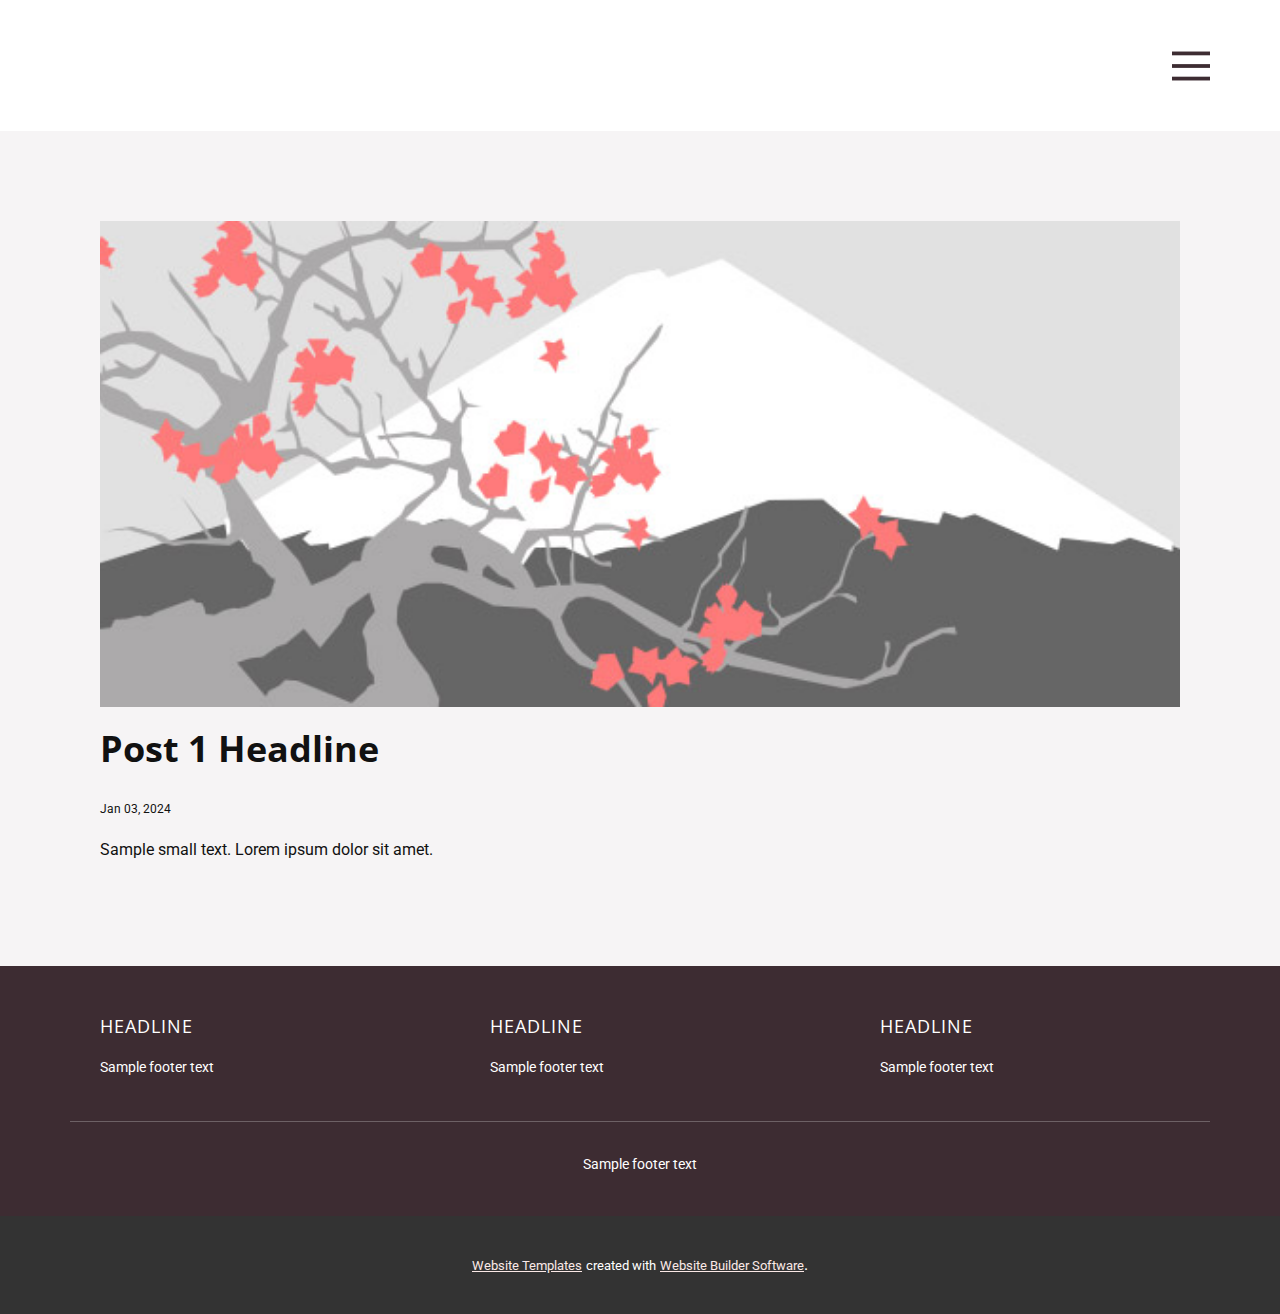
<file: NIKE/blog/post.html>
<!DOCTYPE html>
<html style="font-size: 16px;" lang="en"><head>
    <meta name="viewport" content="width=device-width, initial-scale=1.0">
    <meta charset="utf-8">
    <meta name="keywords" content="Post 1 Headline">
    <meta name="description" content="">
    <title>Post 1 Headline</title>
    <link rel="stylesheet" href="../nicepage.css" media="screen">
<link rel="stylesheet" href="../Post-Template.css" media="screen">
    <script class="u-script" type="text/javascript" src="../jquery.js" defer=""></script>
    <script class="u-script" type="text/javascript" src="../nicepage.js" defer=""></script>
    <meta name="generator" content="Nicepage 6.3.1, nicepage.com">
    <link id="u-theme-google-font" rel="stylesheet" href="https://fonts.googleapis.com/css?family=Open+Sans:300,300i,400,400i,500,500i,600,600i,700,700i,800,800i|Roboto:100,100i,300,300i,400,400i,500,500i,700,700i,900,900i">
    
    
    
    <script type="application/ld+json">{
		"@context": "http://schema.org",
		"@type": "Organization",
		"name": "WebSite6128042"
}</script>
    <meta name="theme-color" content="#d53d29">
  <meta data-intl-tel-input-cdn-path="intlTelInput/"></head>
  <body data-path-to-root="./" data-include-products="false" class="u-body u-xl-mode" data-lang="en"><header class="u-clearfix u-header u-white u-header" id="sec-86fc"><div class="u-clearfix u-sheet u-sheet-1">
        <nav class="u-align-left u-font-size-14 u-menu u-nav-spacing-25 u-offcanvas u-menu-1" data-responsive-from="XL">
          <div class="menu-collapse" style="font-size: 1.875rem;">
            <a class="u-button-style u-nav-link u-text-palette-2-base" href="#" style="padding: 4px 0px; font-size: calc(1em + 8px);">
              <svg class="u-svg-link" preserveAspectRatio="xMidYMin slice" viewBox="0 0 302 302" style="undefined"><use xmlns:xlink="http://www.w3.org/1999/xlink" xlink:href="#svg-7b92"></use></svg>
              <svg xmlns="http://www.w3.org/2000/svg" xmlns:xlink="http://www.w3.org/1999/xlink" version="1.1" id="svg-7b92" x="0px" y="0px" viewBox="0 0 302 302" style="enable-background:new 0 0 302 302;" xml:space="preserve" class="u-svg-content"><g><rect y="36" width="302" height="30"></rect><rect y="236" width="302" height="30"></rect><rect y="136" width="302" height="30"></rect>
</g><g></g><g></g><g></g><g></g><g></g><g></g><g></g><g></g><g></g><g></g><g></g><g></g><g></g><g></g><g></g></svg>
            </a>
          </div>
          <div class="u-nav-container">
            <ul class="u-nav u-spacing-25 u-unstyled u-nav-1"><li class="u-nav-item"><a class="u-button-style u-nav-link" href="../Nike-Best-Sellers-1.html" style="padding: 8px 0px;">Nike Best Sellers 1</a>
</li></ul>
          </div>
          <div class="u-nav-container-collapse">
            <div class="u-align-center u-black u-container-style u-inner-container-layout u-opacity u-opacity-95 u-sidenav">
              <div class="u-inner-container-layout u-sidenav-overflow">
                <div class="u-menu-close"></div>
                <ul class="u-align-center u-nav u-popupmenu-items u-unstyled u-nav-2"><li class="u-nav-item"><a class="u-button-style u-nav-link" href="../Nike-Best-Sellers-1.html">Nike Best Sellers 1</a>
</li></ul>
              </div>
            </div>
            <div class="u-black u-menu-overlay u-opacity u-opacity-70"></div>
          </div>
        </nav>
      </div></header>
    <section class="u-align-center u-clearfix u-section-1" id="sec-7bbd">
      <div class="u-clearfix u-sheet u-valign-middle-md u-valign-middle-sm u-valign-middle-xs u-sheet-1"><!--post_details--><!--post_details_options_json--><!--{"source":""}--><!--/post_details_options_json--><!--blog_post-->
        <div class="u-container-style u-expanded-width u-post-details u-post-details-1">
          <div class="u-container-layout u-valign-middle u-container-layout-1"><!--blog_post_image-->
            <img alt="" class="u-blog-control u-expanded-width u-image u-image-default u-image-1" src="../images/0fd3416c.jpeg"><!--/blog_post_image--><!--blog_post_header-->
            <h2 class="u-blog-control u-text u-text-1">Post 1 Headline</h2><!--/blog_post_header--><!--blog_post_metadata-->
            <div class="u-blog-control u-metadata u-metadata-1"><!--blog_post_metadata_date-->
              <span class="u-meta-date u-meta-icon">Jan 03, 2024</span><!--/blog_post_metadata_date--><!--blog_post_metadata_category-->
              <!--/blog_post_metadata_category--><!--blog_post_metadata_comments-->
              <!--/blog_post_metadata_comments-->
            </div><!--/blog_post_metadata--><!--blog_post_content-->
            <div class="u-align-justify u-blog-control u-post-content u-text u-text-2 fr-view">
  Sample small text. Lorem ipsum dolor sit amet.
  </div><!--/blog_post_content-->
          </div>
        </div><!--/blog_post--><!--/post_details-->
      </div>
    </section>
    
    
    
    <footer class="u-clearfix u-footer u-palette-2-base u-footer" id="sec-950e"><div class="u-clearfix u-sheet u-sheet-1">
        <div class="u-clearfix u-expanded-width-lg u-expanded-width-md u-expanded-width-xl u-expanded-width-xs u-gutter-30 u-layout-wrap u-layout-wrap-1">
          <div class="u-gutter-0 u-layout">
            <div class="u-layout-row">
              <div class="u-align-left u-container-style u-layout-cell u-left-cell u-size-20 u-size-20-md u-layout-cell-1">
                <div class="u-container-layout u-valign-top u-container-layout-1">
                  <h6 class="u-text u-text-body-alt-color u-text-1">Headline</h6>
                  <p class="u-small-text u-text u-text-body-alt-color u-text-variant u-text-2">Sample footer text</p>
                </div>
              </div>
              <div class="u-container-style u-layout-cell u-size-20 u-size-20-md u-layout-cell-2">
                <div class="u-container-layout u-valign-top u-container-layout-2">
                  <h6 class="u-align-justify u-text u-text-body-alt-color u-text-3">Headline</h6>
                  <p class="u-align-left u-small-text u-text u-text-body-alt-color u-text-variant u-text-4">Sample footer text</p>
                </div>
              </div>
              <div class="u-align-left u-container-style u-layout-cell u-right-cell u-size-20 u-size-20-md u-layout-cell-3">
                <div class="u-container-layout u-valign-top u-container-layout-3">
                  <h6 class="u-text u-text-body-alt-color u-text-5">Headline</h6>
                  <p class="u-small-text u-text u-text-body-alt-color u-text-variant u-text-6">Sample footer text</p>
                </div>
              </div>
            </div>
          </div>
        </div>
        <div class="u-align-left u-border-1 u-border-white u-expanded-width u-line u-line-horizontal u-opacity u-opacity-25 u-line-1"></div>
        <p class="u-align-center-lg u-align-center-md u-align-center-sm u-align-center-xl u-align-left-xs u-small-text u-text u-text-body-alt-color u-text-variant u-text-7">Sample footer text</p>
      </div></footer>
    <section class="u-backlink u-clearfix u-grey-80">
      <a class="u-link" href="https://nicepage.com/website-templates" target="_blank">
        <span>Website Templates</span>
      </a>
      <p class="u-text">
        <span>created with</span>
      </p>
      <a class="u-link" href="" target="_blank">
        <span>Website Builder Software</span>
      </a>. 
    </section>
  
</body></html>
</file>
